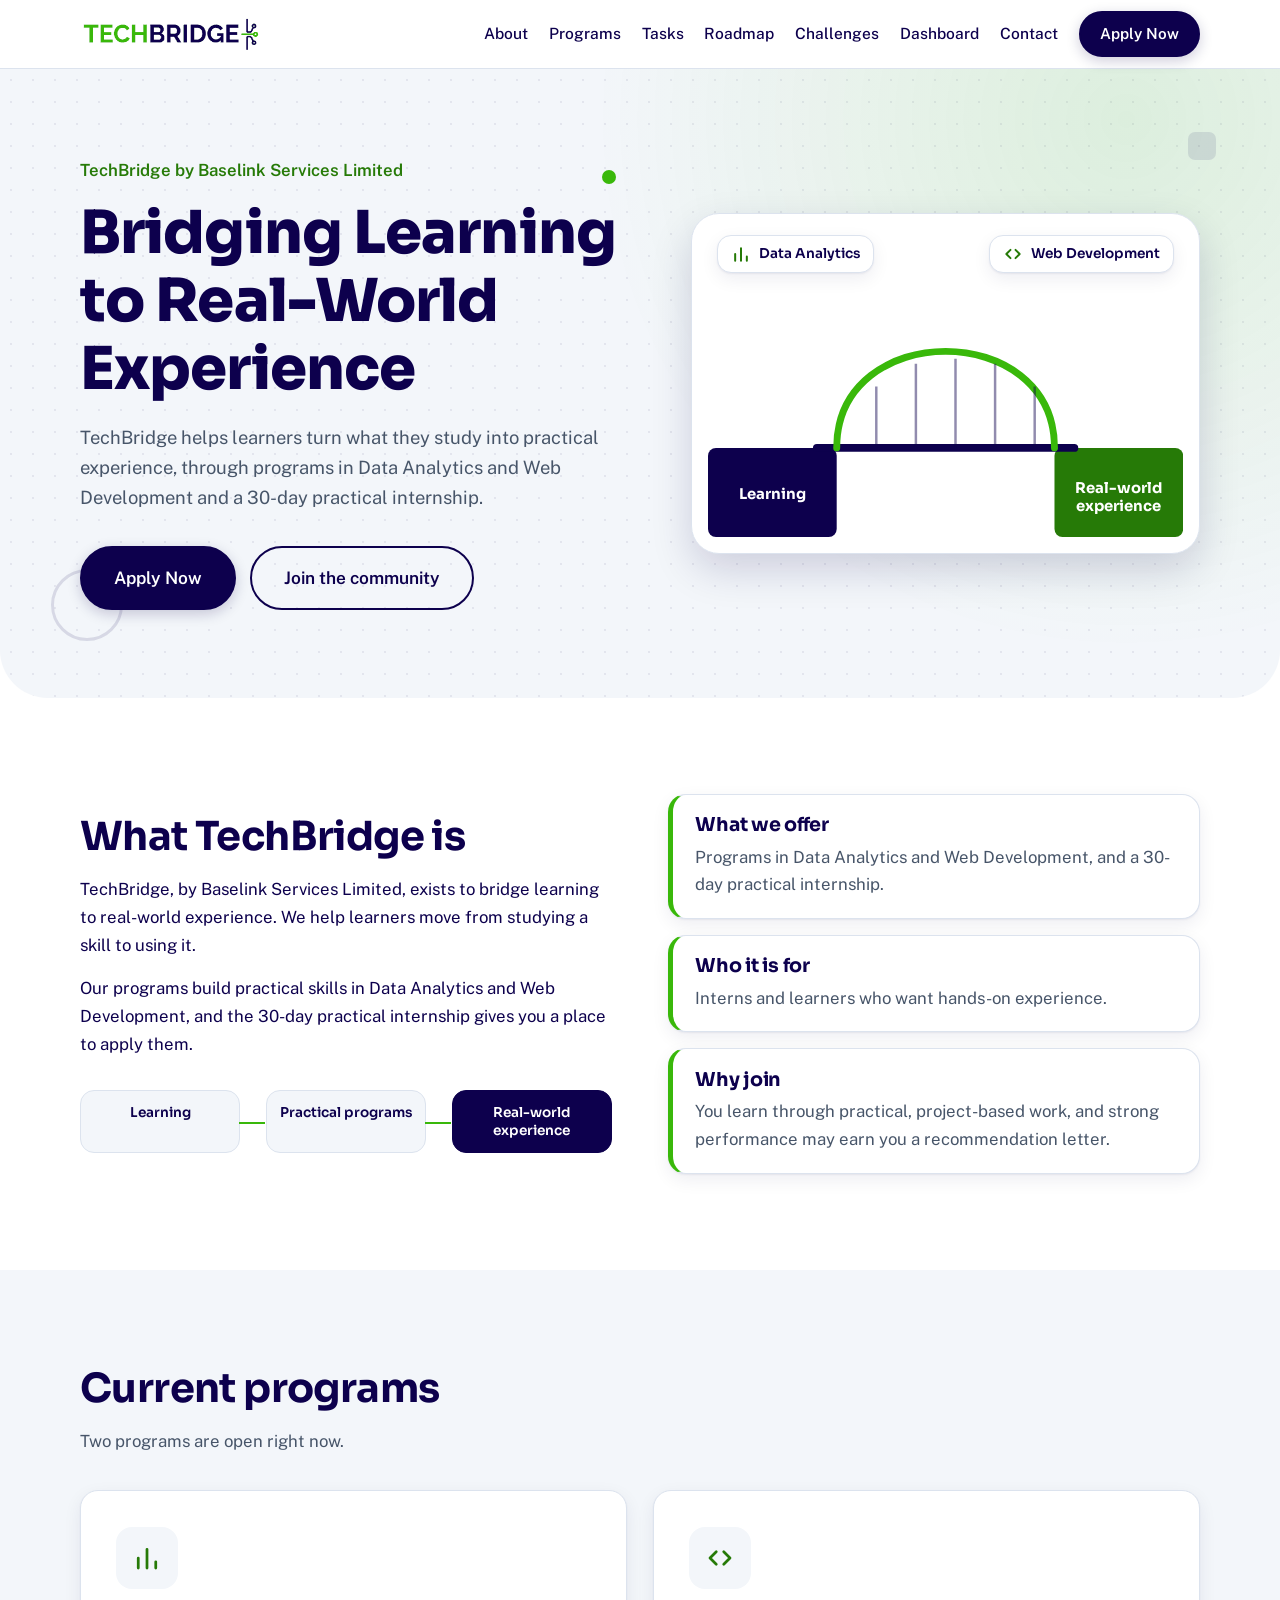
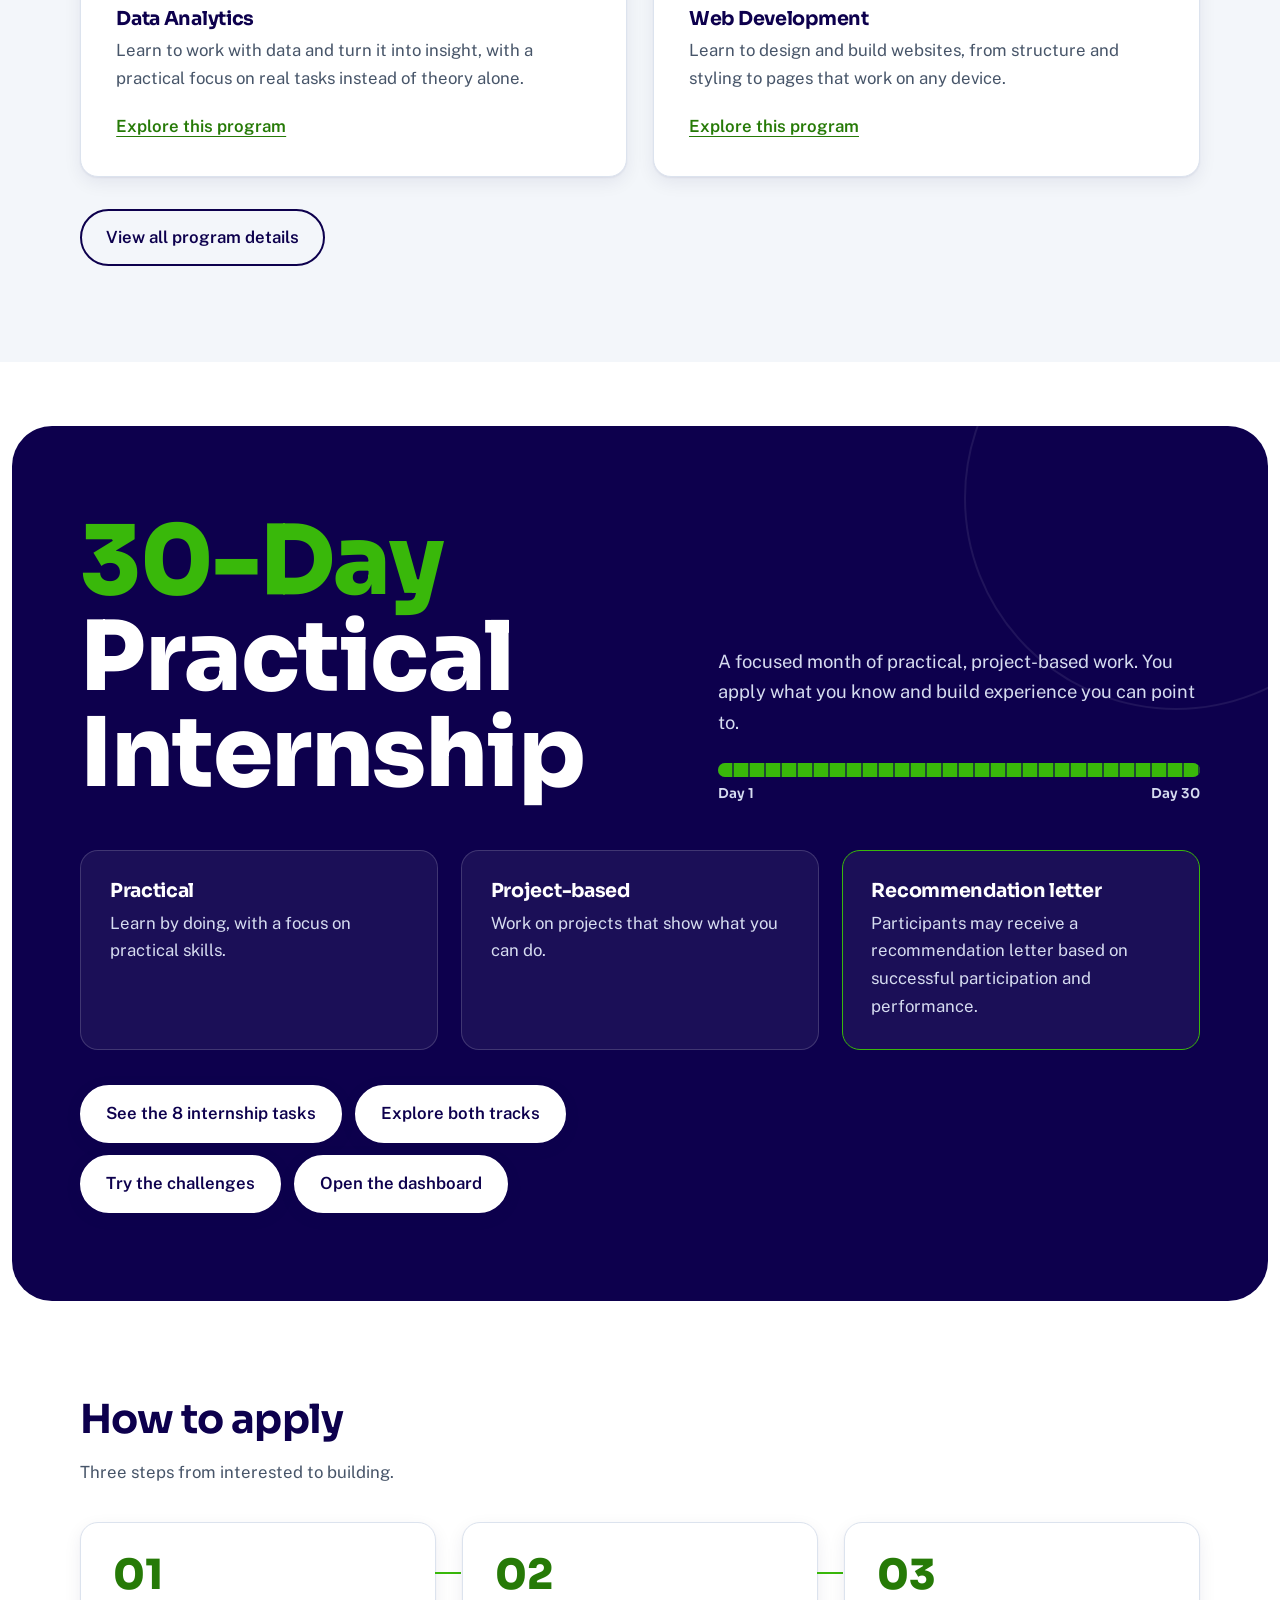
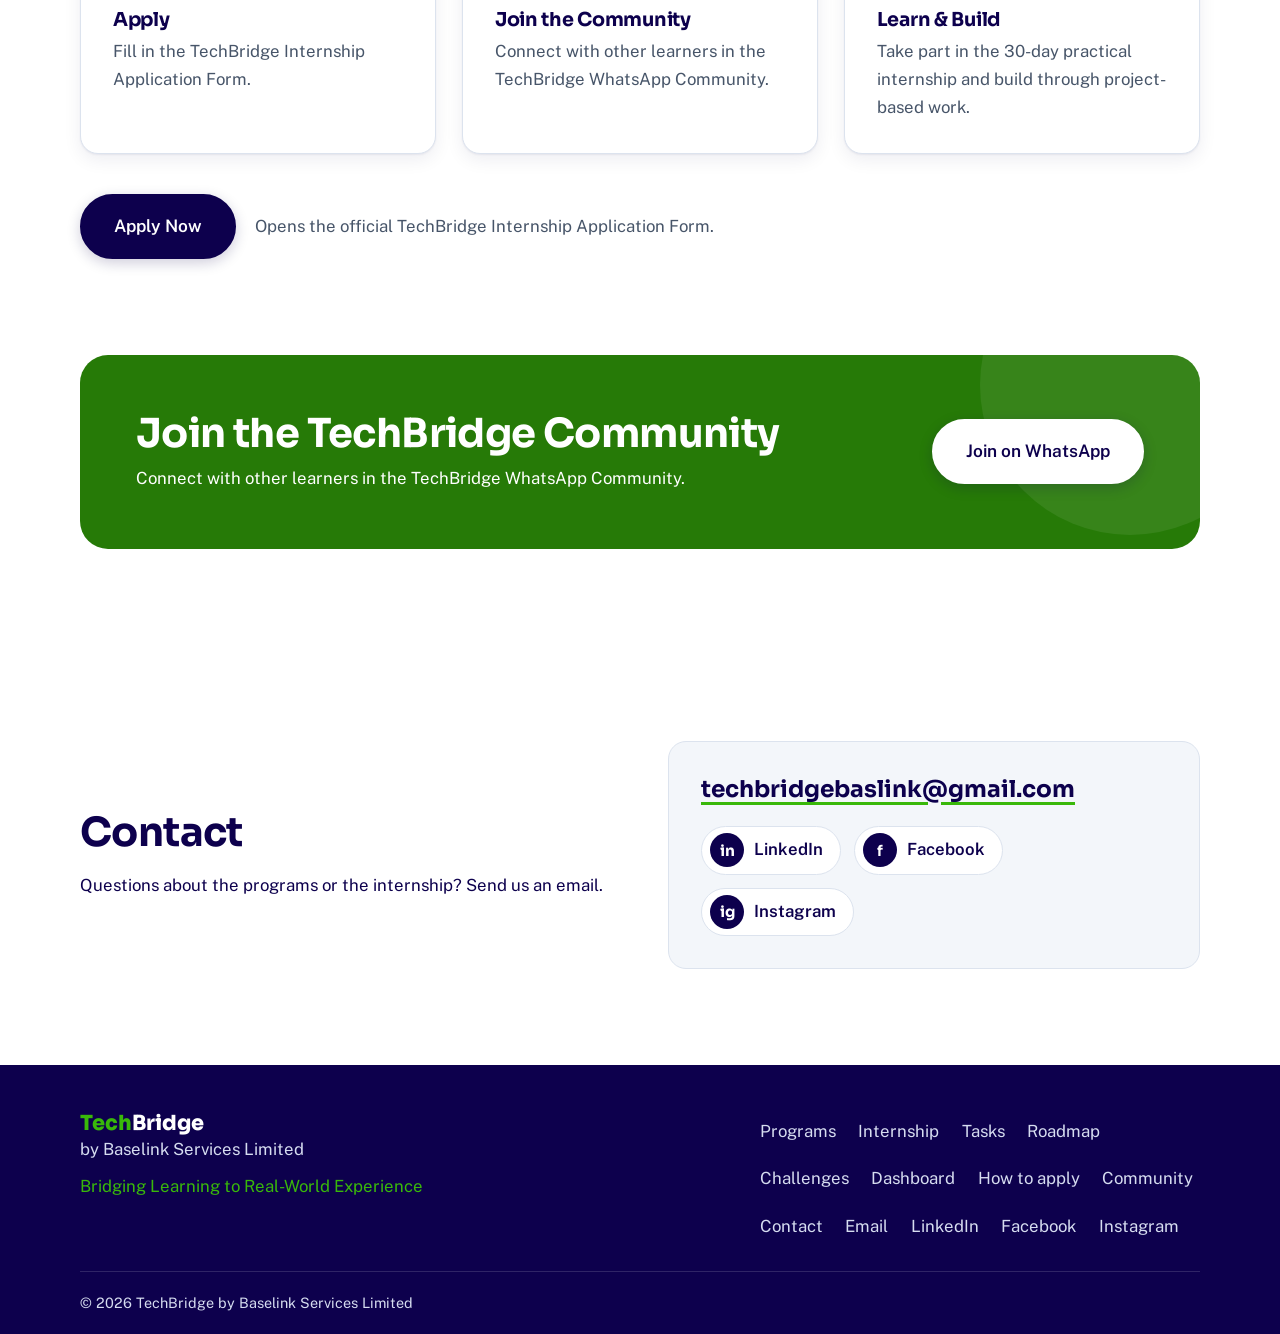
<file: index.html>
<!DOCTYPE html>
<html lang='en'>
<head>
<meta charset='UTF-8'>
<meta name='viewport' content='width=device-width, initial-scale=1'>
<meta name='theme-color' content='#0D004D'>
<title>TechBridge | Bridging Learning to Real-World Experience</title>
<meta name='description' content='TechBridge by Baselink Services Limited offers practical programs in Data Analytics and Web Development, plus a 30-day practical internship.'>
<link rel='icon' href='images/favicon.png' type='image/png'>
<link rel='preconnect' href='https://fonts.googleapis.com'>
<link rel='preconnect' href='https://fonts.gstatic.com' crossorigin>
<link href='https://fonts.googleapis.com/css2?family=Sora:wght@500;700;800&family=Public+Sans:wght@400;500;600&display=swap' rel='stylesheet'>
<link rel='stylesheet' href='style.css'>
</head>
<body>
<a class='skip' href='#main'>Skip to content</a>

<header class='site-header'>
  <div class='wrap bar'>
    <a class='brand' href='#top' aria-label='TechBridge home'><img src='images/techbridge-logo.png' alt='TechBridge' width='326' height='68'></a>
    <input type='checkbox' id='menu-toggle' class='menu-toggle'>
    <label for='menu-toggle' class='menu-btn' aria-label='Toggle menu'><span></span></label>
    <nav class='nav' aria-label='Main'>
      <a href='#about'>About</a>
      <a href='programs.html'>Programs</a>
      <a href='tasks.html'>Tasks</a>
      <a href='roadmap.html'>Roadmap</a>
      <a href='challenges.html'>Challenges</a>
      <a href='dashboard.html'>Dashboard</a>
      <a href='#contact'>Contact</a>
      <a class='btn btn-sm' href='https://forms.gle/8EbdSy5ttGfLZfjv5' target='_blank' rel='noopener'>Apply Now</a>
    </nav>
  </div>
</header>

<main id='main'>

<section class='hero' id='top'>
  <span class='shape s1' aria-hidden='true'></span>
  <span class='shape s2' aria-hidden='true'></span>
  <span class='shape s3' aria-hidden='true'></span>
  <div class='wrap hero-grid'>
    <div class='hero-copy'>
      <p class='org a1'>TechBridge by Baselink Services Limited</p>
      <h1 class='a1'>Bridging Learning to Real-World Experience</h1>
      <p class='lead a2'>TechBridge helps learners turn what they study into practical experience, through programs in Data Analytics and Web Development and a 30-day practical internship.</p>
      <div class='actions a3'>
        <a class='btn btn-lg' href='https://forms.gle/8EbdSy5ttGfLZfjv5' target='_blank' rel='noopener'>Apply Now</a>
        <a class='btn btn-ghost btn-lg' href='https://chat.whatsapp.com/FqpBvYS4oaK32cXDxc8JIS' target='_blank' rel='noopener'>Join the community</a>
      </div>
    </div>
    <div class='visual a4'>
      <div class='panel'>
        <svg viewBox='0 0 480 300' role='img' aria-label='Illustration of a bridge connecting Learning to Real-world experience'>
          <rect x='0' y='210' width='130' height='90' rx='8' class='bank-a'/>
          <rect x='350' y='210' width='130' height='90' rx='8' class='bank-b'/>
          <path class='deck' d='M110 210H370'/>
          <path class='arch' d='M130 210C130 80 350 80 350 210'/>
          <g class='ropes'><path d='M170 210v-62M210 210v-85M250 210v-90M290 210v-85M330 210v-62'/></g>
          <text x='65' y='262' text-anchor='middle'>Learning</text>
          <text x='415' y='256' text-anchor='middle'>Real-world</text>
          <text x='415' y='274' text-anchor='middle'>experience</text>
        </svg>
        <div class='chip c1'><svg viewBox='0 0 24 24' aria-hidden='true'><path d='M5 20V12M12 20V5M19 20v-5'/></svg>Data Analytics</div>
        <div class='chip c2'><svg viewBox='0 0 24 24' aria-hidden='true'><path d='M9 7l-5 5 5 5M15 7l5 5-5 5'/></svg>Web Development</div>
      </div>
    </div>
  </div>
</section>

<section class='section' id='about'>
  <div class='wrap split'>
    <div class='rv-l'>
      <h2>What TechBridge is</h2>
      <p>TechBridge, by Baselink Services Limited, exists to bridge learning to real-world experience. We help learners move from studying a skill to using it.</p>
      <p class='gap'>Our programs build practical skills in Data Analytics and Web Development, and the 30-day practical internship gives you a place to apply them.</p>
      <ol class='path' aria-label='From learning to real-world experience'>
        <li>Learning</li>
        <li>Practical programs</li>
        <li>Real-world experience</li>
      </ol>
    </div>
    <ul class='facts'>
      <li class='rv-r' style='--i:0'><h3>What we offer</h3><p>Programs in Data Analytics and Web Development, and a 30-day practical internship.</p></li>
      <li class='rv-r' style='--i:1'><h3>Who it is for</h3><p>Interns and learners who want hands-on experience.</p></li>
      <li class='rv-r' style='--i:2'><h3>Why join</h3><p>You learn through practical, project-based work, and strong performance may earn you a recommendation letter.</p></li>
    </ul>
  </div>
</section>

<section class='section tint' id='programs'>
  <div class='wrap'>
    <h2 class='rv'>Current programs</h2>
    <p class='sub rv'>Two programs are open right now.</p>
    <div class='cards'>
      <article class='card rv' style='--i:0'>
        <div class='ico-wrap'><svg viewBox='0 0 24 24' aria-hidden='true'><path d='M5 20V12M12 20V5M19 20v-5'/></svg></div>
        <h3>Data Analytics</h3>
        <p>Learn to work with data and turn it into insight, with a practical focus on real tasks instead of theory alone.</p>
        <a class='link' href='programs.html#data-analytics'>Explore this program</a>
      </article>
      <article class='card rv' style='--i:1'>
        <div class='ico-wrap'><svg viewBox='0 0 24 24' aria-hidden='true'><path d='M9 7l-5 5 5 5M15 7l5 5-5 5'/></svg></div>
        <h3>Web Development</h3>
        <p>Learn to design and build websites, from structure and styling to pages that work on any device.</p>
        <a class='link' href='programs.html#web-development'>Explore this program</a>
      </article>
    </div>
    <p class='rv' style='margin-top:2rem'><a class='btn btn-ghost' href='programs.html'>View all program details</a></p>
  </div>
</section>

<section class='internship' id='internship'>
  <div class='wrap'>
    <div class='int-top'>
      <h2 class='big'><span class='n rv-l' style='--i:0'>30-Day</span><span class='rv-l' style='--i:1'>Practical</span><span class='rv-l' style='--i:2'>Internship</span></h2>
      <div class='rv'>
        <p class='lead'>A focused month of practical, project-based work. You apply what you know and build experience you can point to.</p>
        <div class='track'>
          <div class='bar30' aria-hidden='true'><i></i></div>
          <div class='days'><span>Day 1</span><span>Day 30</span></div>
        </div>
      </div>
    </div>
    <ul class='feat'>
      <li class='rv' style='--i:0'><h3>Practical</h3><p>Learn by doing, with a focus on practical skills.</p></li>
      <li class='rv' style='--i:1'><h3>Project-based</h3><p>Work on projects that show what you can do.</p></li>
      <li class='rv hl' style='--i:2'><h3>Recommendation letter</h3><p>Participants may receive a recommendation letter based on successful participation and performance.</p></li>
    </ul>
    <p class='rv' style='margin-top:2.2rem;display:flex;flex-wrap:wrap;gap:.8rem'><a class='btn btn-light' href='tasks.html'>See the 8 internship tasks</a><a class='btn btn-light' href='roadmap.html'>Explore both tracks</a><a class='btn btn-light' href='challenges.html'>Try the challenges</a><a class='btn btn-light' href='dashboard.html'>Open the dashboard</a></p>
  </div>
</section>

<section class='section' id='apply'>
  <div class='wrap'>
    <h2 class='rv'>How to apply</h2>
    <p class='sub rv'>Three steps from interested to building.</p>
    <ol class='steps'>
      <li class='step rv' style='--i:0'><span class='num'>01</span><h3>Apply</h3><p>Fill in the TechBridge Internship Application Form.</p></li>
      <li class='step rv' style='--i:2'><span class='num'>02</span><h3>Join the Community</h3><p>Connect with other learners in the TechBridge WhatsApp Community.</p></li>
      <li class='step rv' style='--i:4'><span class='num'>03</span><h3>Learn &amp; Build</h3><p>Take part in the 30-day practical internship and build through project-based work.</p></li>
    </ol>
    <div class='apply-cta rv'>
      <a class='btn btn-lg' href='https://forms.gle/8EbdSy5ttGfLZfjv5' target='_blank' rel='noopener'>Apply Now</a>
      <p>Opens the official TechBridge Internship Application Form.</p>
    </div>
  </div>
</section>

<section class='community-wrap' id='community'>
  <div class='wrap'>
    <div class='community rv'>
      <div>
        <h2>Join the TechBridge Community</h2>
        <p>Connect with other learners in the TechBridge WhatsApp Community.</p>
      </div>
      <a class='btn btn-light btn-lg' href='https://chat.whatsapp.com/FqpBvYS4oaK32cXDxc8JIS' target='_blank' rel='noopener'>Join on WhatsApp</a>
    </div>
  </div>
</section>

<section class='section' id='contact'>
  <div class='wrap split'>
    <div class='rv-l'>
      <h2>Contact</h2>
      <p>Questions about the programs or the internship? Send us an email.</p>
    </div>
    <div class='contact-card rv-r'>
      <p class='mail'><a href='mailto:techbridgebaslink@gmail.com'>techbridgebaslink@gmail.com</a></p>
      <div class='socials'>
        <a class='soc' href='https://www.linkedin.com/company/techbridge-services/' target='_blank' rel='noopener'><span class='soc-ico' aria-hidden='true'>in</span>LinkedIn</a>
        <a class='soc' href='https://www.facebook.com/p/Baselink-Services-100066771475783/' target='_blank' rel='noopener'><span class='soc-ico' aria-hidden='true'>f</span>Facebook</a>
        <a class='soc' href='https://www.instagram.com/techbridgeserves' target='_blank' rel='noopener'><span class='soc-ico' aria-hidden='true'>ig</span>Instagram</a>
      </div>
    </div>
  </div>
</section>

</main>

<footer class='site-footer'>
  <div class='wrap foot'>
    <div>
      <p class='brand-foot'><span>Tech</span>Bridge</p>
      <p>by Baselink Services Limited</p>
      <p class='tag'>Bridging Learning to Real-World Experience</p>
    </div>
    <nav aria-label='Footer'>
      <a href='programs.html'>Programs</a>
      <a href='#internship'>Internship</a>
      <a href='tasks.html'>Tasks</a>
      <a href='roadmap.html'>Roadmap</a>
      <a href='challenges.html'>Challenges</a>
      <a href='dashboard.html'>Dashboard</a>
      <a href='#apply'>How to apply</a>
      <a href='#community'>Community</a>
      <a href='#contact'>Contact</a>
      <a href='mailto:techbridgebaslink@gmail.com'>Email</a>
      <a href='https://www.linkedin.com/company/techbridge-services/' target='_blank' rel='noopener'>LinkedIn</a>
      <a href='https://www.facebook.com/p/Baselink-Services-100066771475783/' target='_blank' rel='noopener'>Facebook</a>
      <a href='https://www.instagram.com/techbridgeserves' target='_blank' rel='noopener'>Instagram</a>
    </nav>
  </div>
  <div class='wrap copy'>&copy; 2026 TechBridge by Baselink Services Limited</div>
</footer>

</body>
</html>
</file>
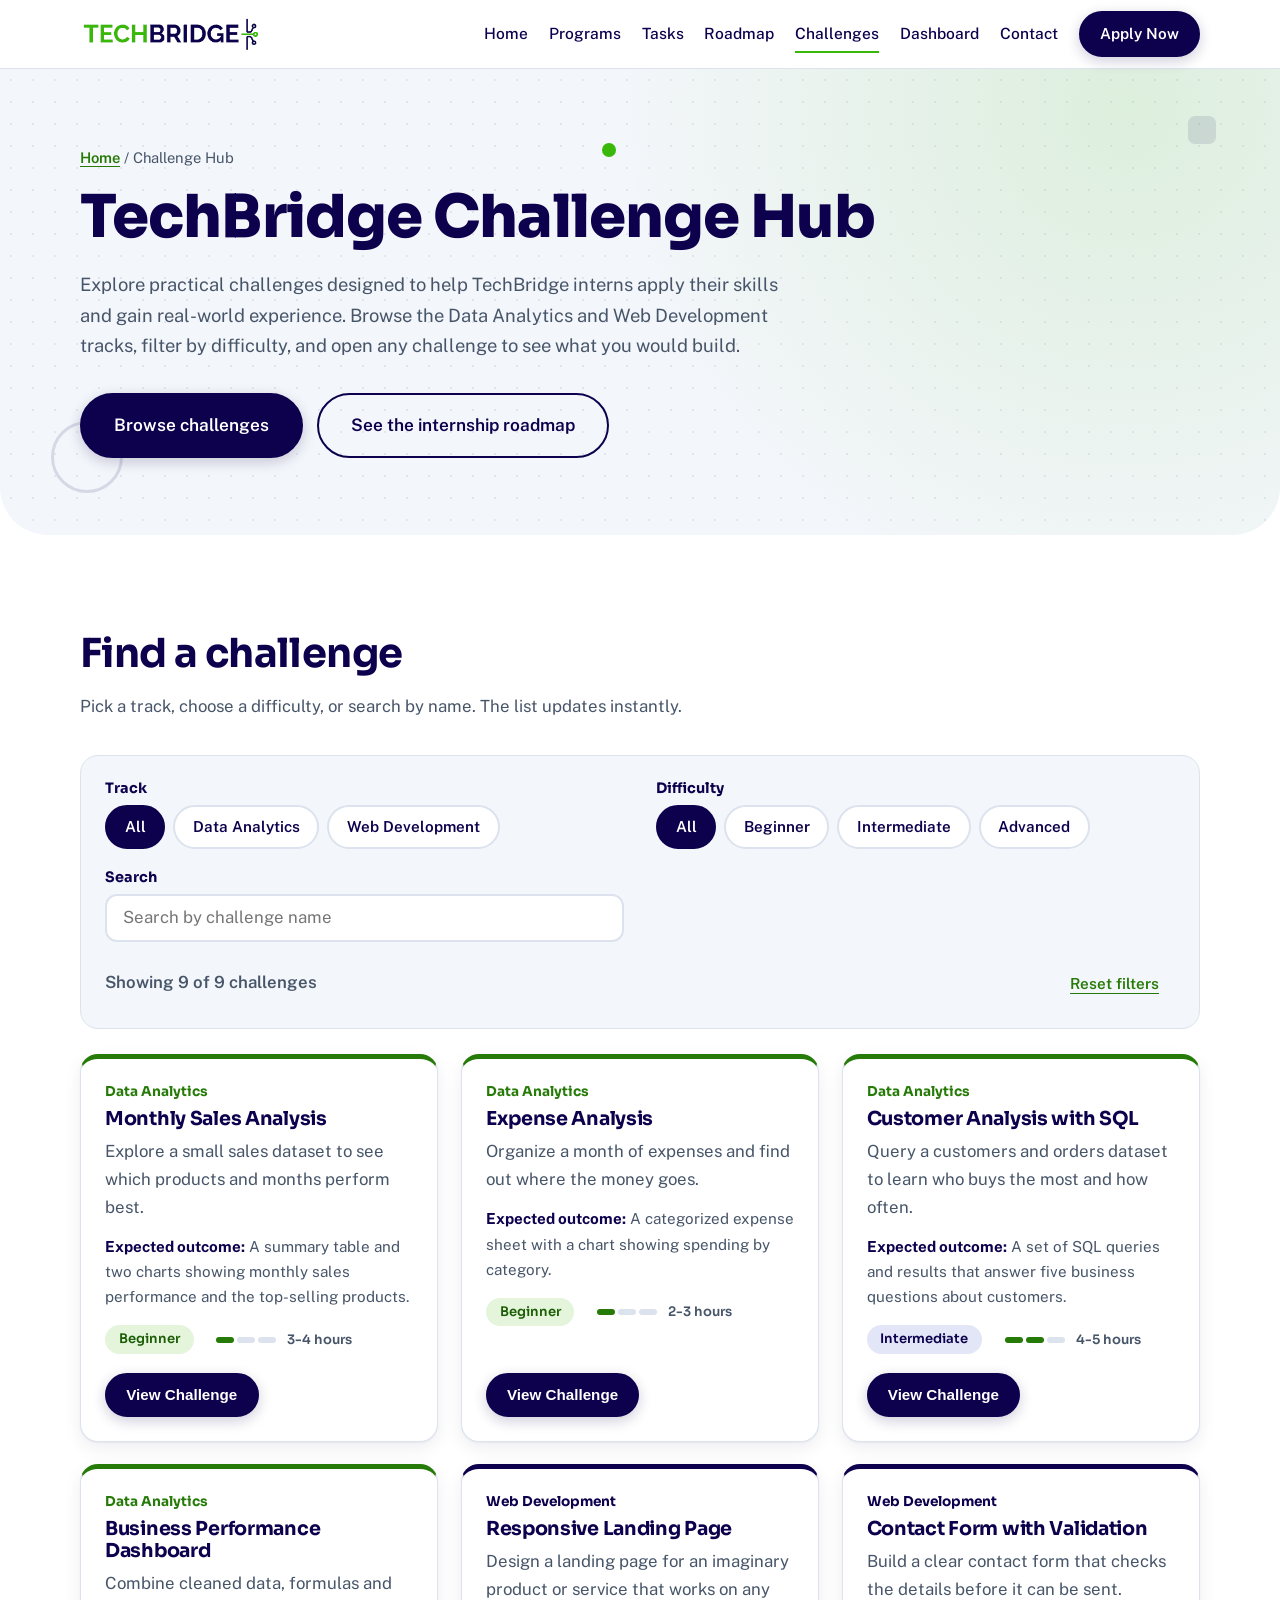
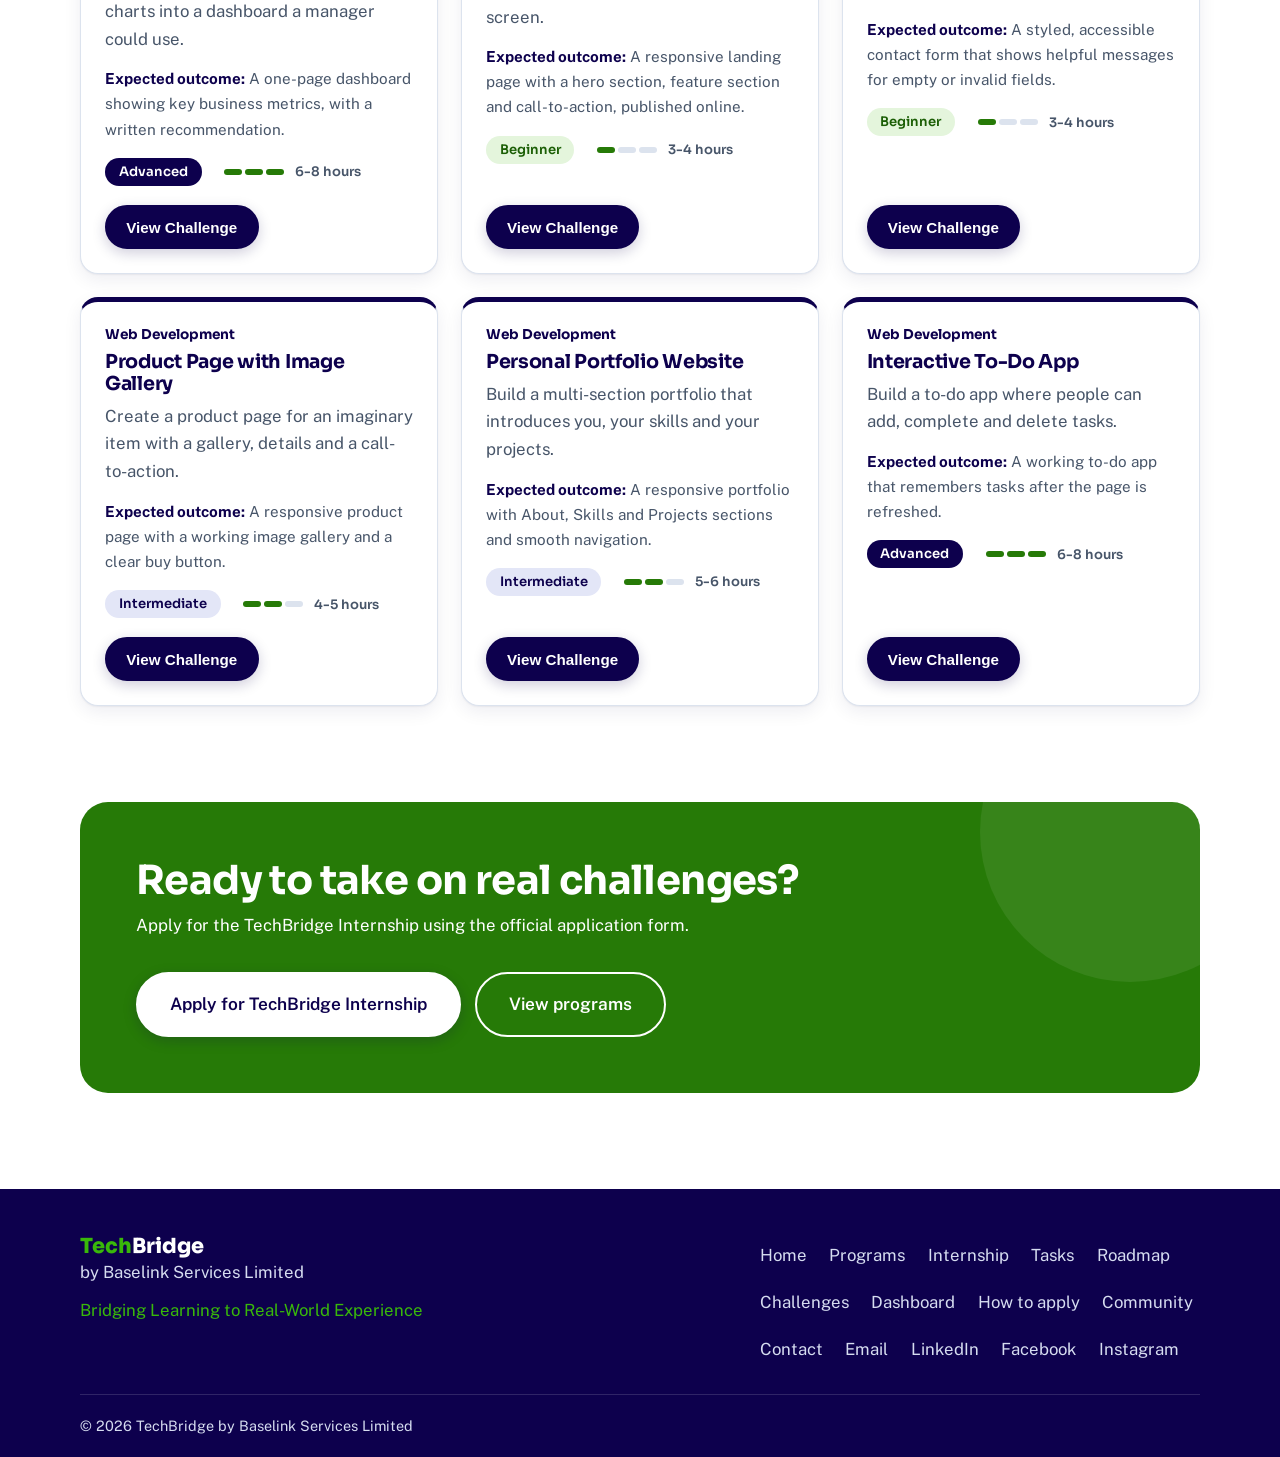
<file: challenges.html>
<!DOCTYPE html>
<html lang='en'>
<head>
<meta charset='UTF-8'>
<meta name='viewport' content='width=device-width, initial-scale=1'>
<meta name='theme-color' content='#0D004D'>
<title>Challenge Hub | TechBridge</title>
<meta name='description' content='Explore practical Data Analytics and Web Development challenges from TechBridge. Filter by track or difficulty and open any challenge for the full details.'>
<link rel='icon' href='images/favicon.png' type='image/png'>
<link rel='preconnect' href='https://fonts.googleapis.com'>
<link rel='preconnect' href='https://fonts.gstatic.com' crossorigin>
<link href='https://fonts.googleapis.com/css2?family=Sora:wght@500;700;800&family=Public+Sans:wght@400;500;600&display=swap' rel='stylesheet'>
<link rel='stylesheet' href='style.css'>
<link rel='stylesheet' href='programs.css'>
<link rel='stylesheet' href='tasks.css'>
<link rel='stylesheet' href='challenges.css'>
</head>
<body>
<a class='skip' href='#main'>Skip to content</a>

<header class='site-header'>
  <div class='wrap bar'>
    <a class='brand' href='index.html' aria-label='TechBridge home'><img src='images/techbridge-logo.png' alt='TechBridge' width='326' height='68'></a>
    <input type='checkbox' id='menu-toggle' class='menu-toggle'>
    <label for='menu-toggle' class='menu-btn' aria-label='Toggle menu'><span></span></label>
    <nav class='nav' aria-label='Main'>
      <a href='index.html'>Home</a>
      <a href='programs.html'>Programs</a>
      <a href='tasks.html'>Tasks</a>
      <a href='roadmap.html'>Roadmap</a>
      <a href='challenges.html' aria-current='page'>Challenges</a>
      <a href='dashboard.html'>Dashboard</a>
      <a href='index.html#contact'>Contact</a>
      <a class='btn btn-sm' href='https://forms.gle/8EbdSy5ttGfLZfjv5' target='_blank' rel='noopener'>Apply Now</a>
    </nav>
  </div>
</header>

<main id='main'>

<section class='hero ph'>
  <span class='shape s1' aria-hidden='true'></span>
  <span class='shape s2' aria-hidden='true'></span>
  <span class='shape s3' aria-hidden='true'></span>
  <div class='wrap hero-copy'>
    <p class='crumb a1'><a href='index.html'>Home</a> / Challenge Hub</p>
    <h1 class='a1'>TechBridge Challenge Hub</h1>
    <p class='lead a2'>Explore practical challenges designed to help TechBridge interns apply their skills and gain real-world experience. Browse the Data Analytics and Web Development tracks, filter by difficulty, and open any challenge to see what you would build.</p>
    <div class='actions a3'>
      <a class='btn btn-lg' href='#hub'>Browse challenges</a>
      <a class='btn btn-ghost btn-lg' href='roadmap.html'>See the internship roadmap</a>
    </div>
  </div>
</section>

<section class='section' id='hub'>
  <div class='wrap'>
    <h2>Find a challenge</h2>
    <p class='sub'>Pick a track, choose a difficulty, or search by name. The list updates instantly.</p>

    <div class='controls'>
      <div class='ctl'>
        <p class='ctl-l' id='lbl-track'>Track</p>
        <div class='fgroup' id='track-filters' role='group' aria-labelledby='lbl-track'>
          <button type='button' class='fbtn' data-filter='all' aria-pressed='true'>All</button>
          <button type='button' class='fbtn' data-filter='Data Analytics' aria-pressed='false'>Data Analytics</button>
          <button type='button' class='fbtn' data-filter='Web Development' aria-pressed='false'>Web Development</button>
        </div>
      </div>
      <div class='ctl'>
        <p class='ctl-l' id='lbl-diff'>Difficulty</p>
        <div class='fgroup' id='difficulty-filters' role='group' aria-labelledby='lbl-diff'>
          <button type='button' class='fbtn' data-filter='all' aria-pressed='true'>All</button>
          <button type='button' class='fbtn' data-filter='Beginner' aria-pressed='false'>Beginner</button>
          <button type='button' class='fbtn' data-filter='Intermediate' aria-pressed='false'>Intermediate</button>
          <button type='button' class='fbtn' data-filter='Advanced' aria-pressed='false'>Advanced</button>
        </div>
      </div>
      <div class='ctl'>
        <label class='ctl-l' for='search'>Search</label>
        <input type='search' id='search' placeholder='Search by challenge name' autocomplete='off'>
      </div>
      <div class='ctl-foot'>
        <p id='count' aria-live='polite'></p>
        <button type='button' class='reset'>Reset filters</button>
      </div>
    </div>

    <noscript><p class='noscript'>The Challenge Hub needs JavaScript to list and filter the challenges.</p></noscript>
    <div class='grid' id='grid'></div>

    <div class='empty' id='empty' hidden>
      <h3>No challenges found</h3>
      <p>Try a different track, difficulty or search word.</p>
      <button type='button' class='btn reset'>Reset filters</button>
    </div>
  </div>
</section>

<section class='community-wrap'>
  <div class='wrap'>
    <div class='community'>
      <div>
        <h2>Ready to take on real challenges?</h2>
        <p>Apply for the TechBridge Internship using the official application form.</p>
      </div>
      <div class='cta-pair'>
        <a class='btn btn-light btn-lg' href='https://forms.gle/8EbdSy5ttGfLZfjv5' target='_blank' rel='noopener'>Apply for TechBridge Internship</a>
        <a class='btn btn-outline-light btn-lg' href='programs.html'>View programs</a>
      </div>
    </div>
  </div>
</section>

</main>

<footer class='site-footer'>
  <div class='wrap foot'>
    <div>
      <p class='brand-foot'><span>Tech</span>Bridge</p>
      <p>by Baselink Services Limited</p>
      <p class='tag'>Bridging Learning to Real-World Experience</p>
    </div>
    <nav aria-label='Footer'>
      <a href='index.html'>Home</a>
      <a href='programs.html'>Programs</a>
      <a href='index.html#internship'>Internship</a>
      <a href='tasks.html'>Tasks</a>
      <a href='roadmap.html'>Roadmap</a>
      <a href='challenges.html'>Challenges</a>
      <a href='dashboard.html'>Dashboard</a>
      <a href='index.html#apply'>How to apply</a>
      <a href='index.html#community'>Community</a>
      <a href='index.html#contact'>Contact</a>
      <a href='mailto:techbridgebaslink@gmail.com'>Email</a>
      <a href='https://www.linkedin.com/company/techbridge-services/' target='_blank' rel='noopener'>LinkedIn</a>
      <a href='https://www.facebook.com/p/Baselink-Services-100066771475783/' target='_blank' rel='noopener'>Facebook</a>
      <a href='https://www.instagram.com/techbridgeserves' target='_blank' rel='noopener'>Instagram</a>
    </nav>
  </div>
  <div class='wrap copy'>&copy; 2026 TechBridge by Baselink Services Limited</div>
</footer>

<dialog id='detail' aria-labelledby='d-title'>
  <div class='d-head'>
    <div>
      <p class='d-track' id='d-track'></p>
      <h2 id='d-title'></h2>
    </div>
    <button type='button' class='d-close' id='d-close' aria-label='Close challenge details'>&times;</button>
  </div>
  <div class='d-body' id='d-body'></div>
</dialog>

<script src='challenges.js'></script>
</body>
</html>
</file>
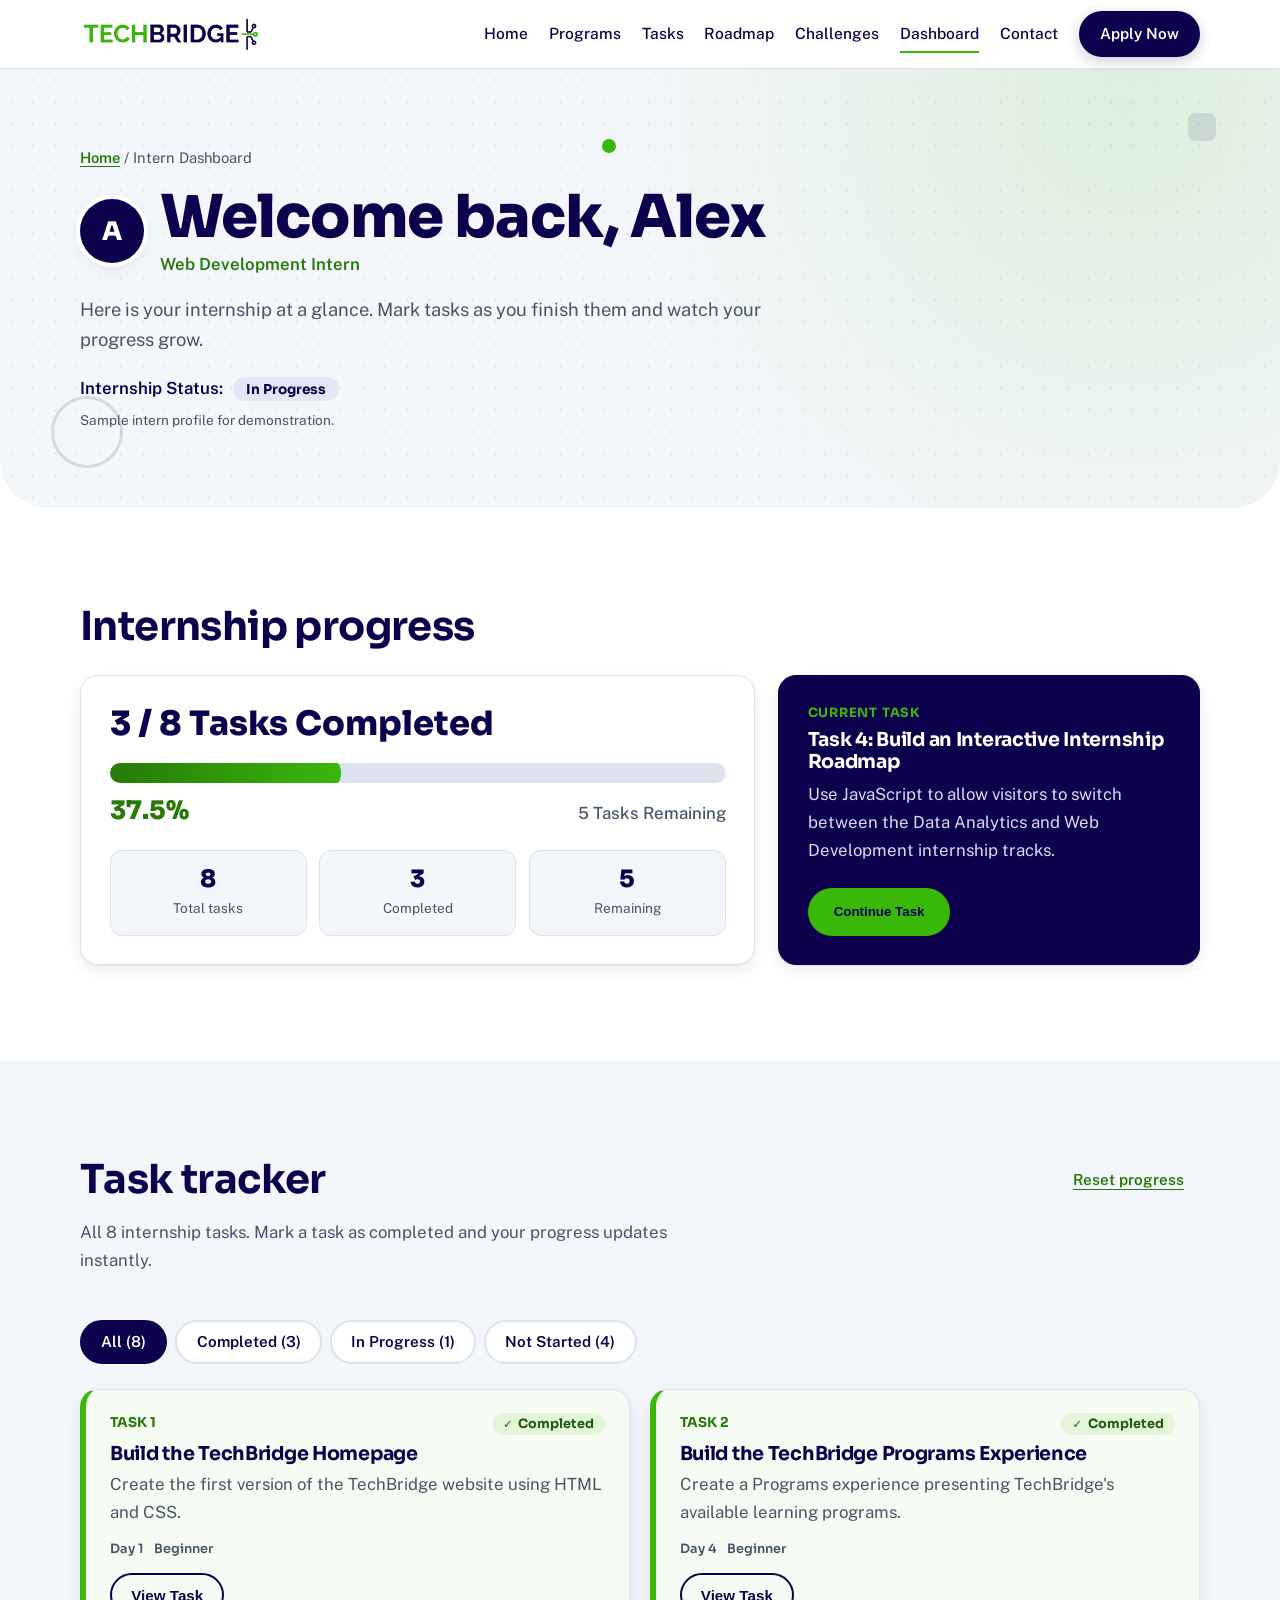
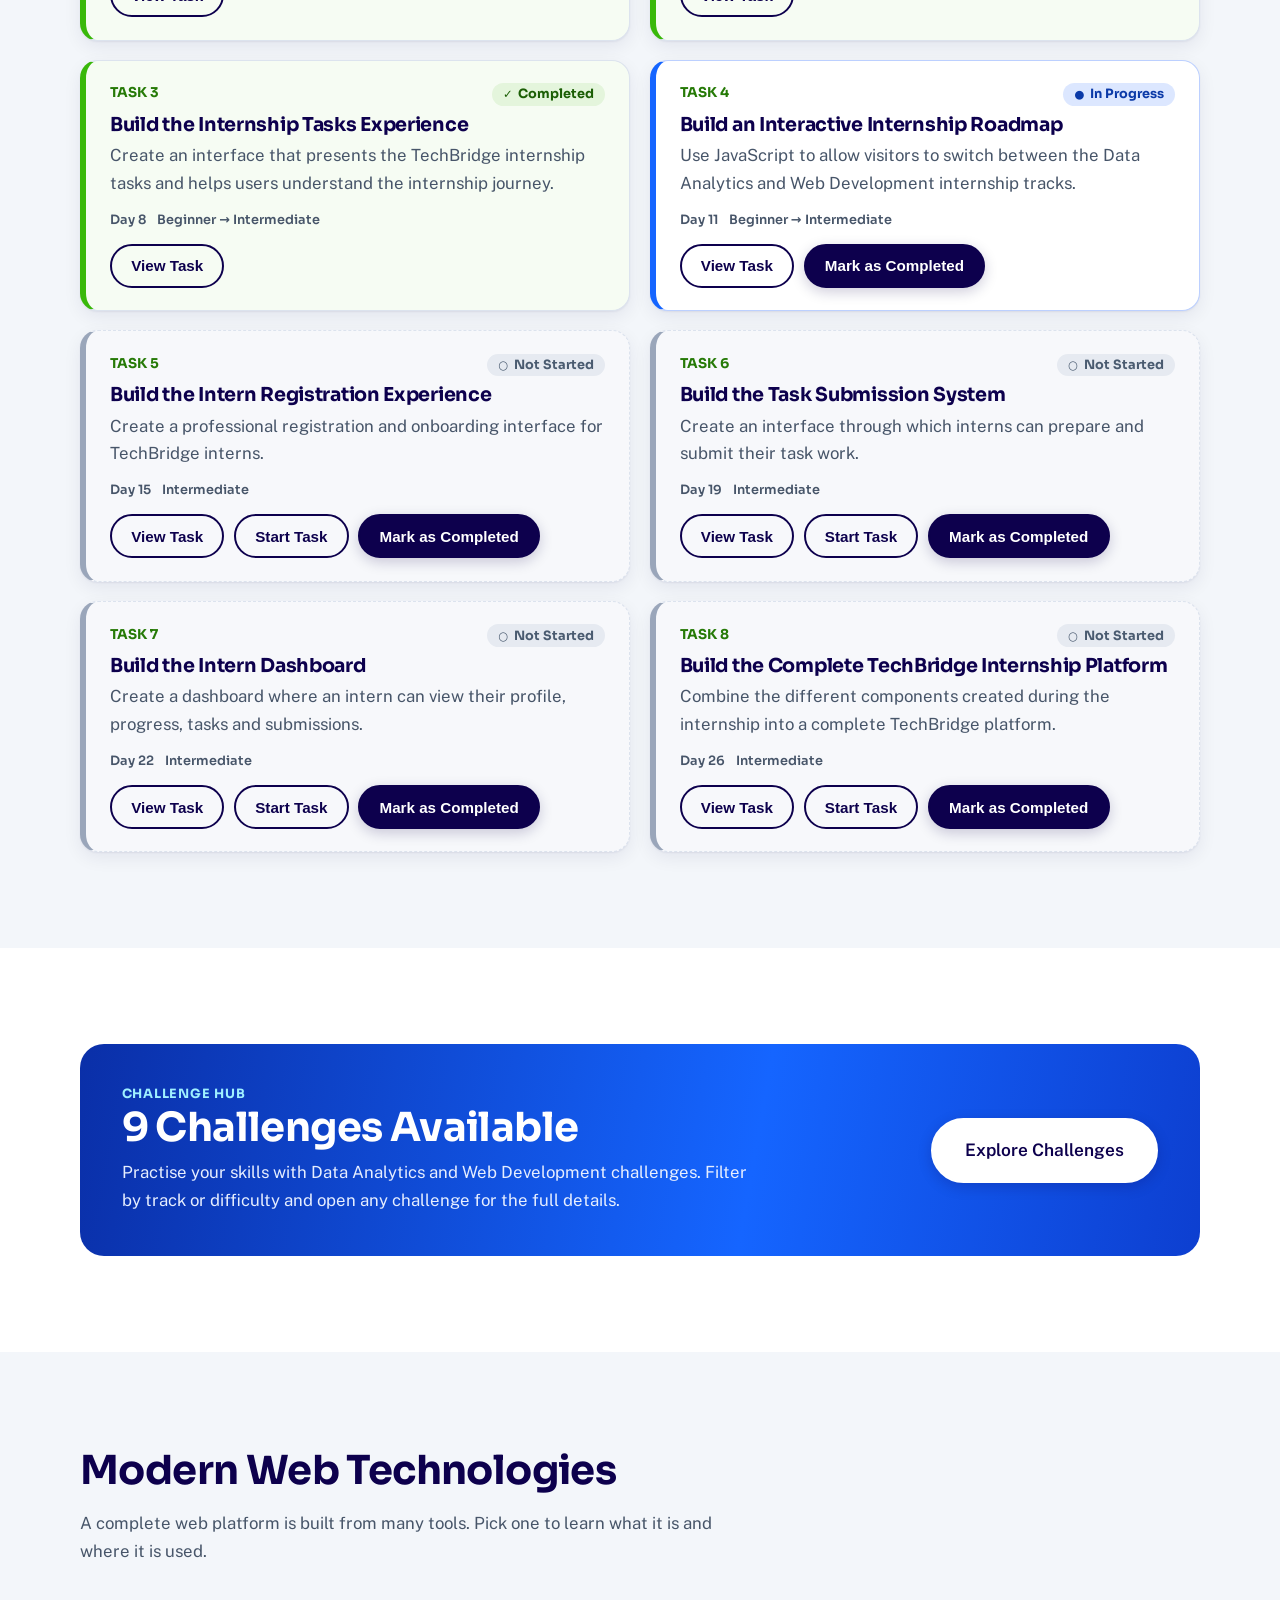
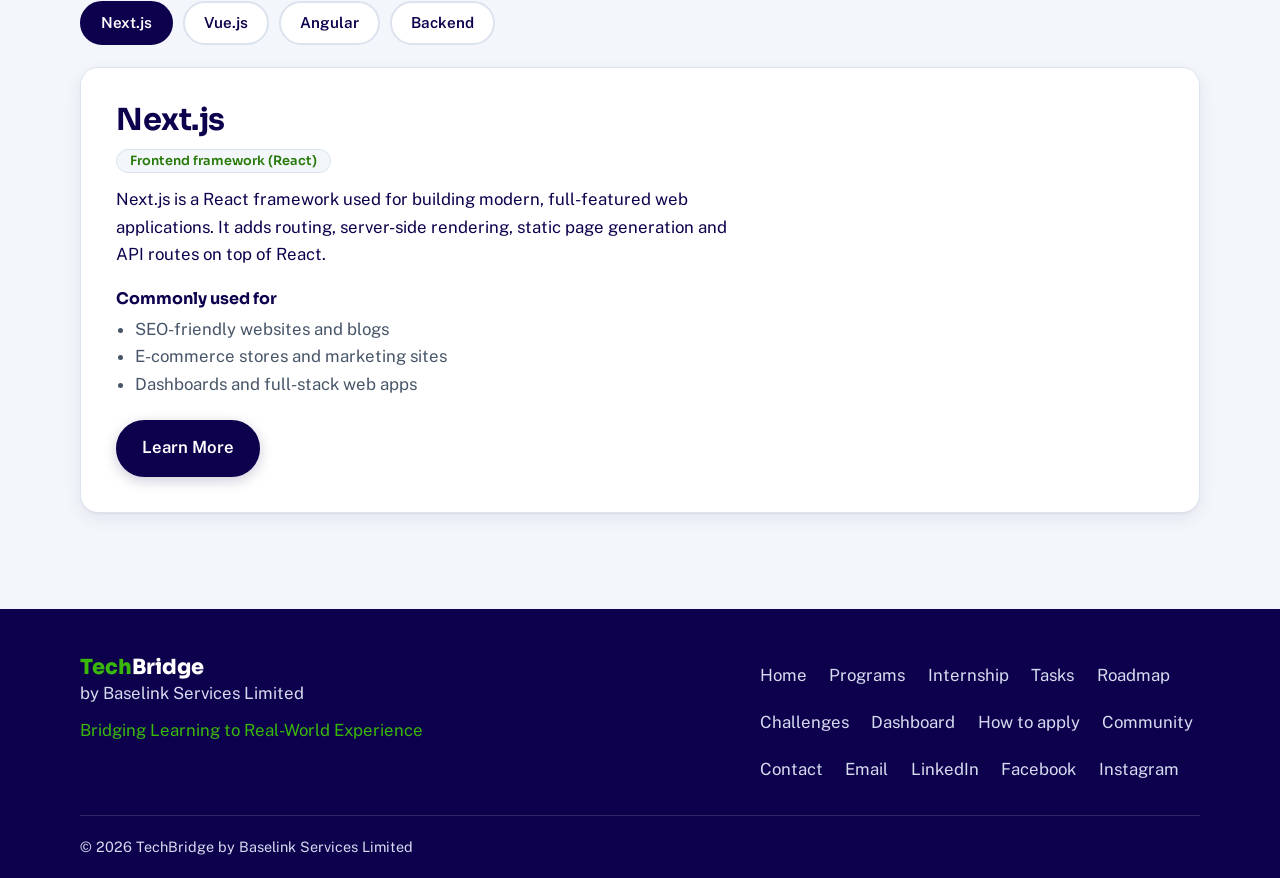
<file: dashboard.html>
<!DOCTYPE html>
<html lang='en'>
<head>
<meta charset='UTF-8'>
<meta name='viewport' content='width=device-width, initial-scale=1'>
<meta name='theme-color' content='#0D004D'>
<title>Intern Dashboard | TechBridge</title>
<meta name='description' content='The TechBridge intern dashboard: track your 8 internship tasks, see your progress, explore the Challenge Hub and learn about modern web technologies.'>
<link rel='icon' href='images/favicon.png' type='image/png'>
<link rel='preconnect' href='https://fonts.googleapis.com'>
<link rel='preconnect' href='https://fonts.gstatic.com' crossorigin>
<link href='https://fonts.googleapis.com/css2?family=Sora:wght@500;700;800&family=Public+Sans:wght@400;500;600&display=swap' rel='stylesheet'>
<link rel='stylesheet' href='style.css'>
<link rel='stylesheet' href='programs.css'>
<link rel='stylesheet' href='tasks.css'>
<link rel='stylesheet' href='dashboard.css'>
</head>
<body>
<a class='skip' href='#main'>Skip to content</a>

<header class='site-header'>
  <div class='wrap bar'>
    <a class='brand' href='index.html' aria-label='TechBridge home'><img src='images/techbridge-logo.png' alt='TechBridge' width='326' height='68'></a>
    <input type='checkbox' id='menu-toggle' class='menu-toggle'>
    <label for='menu-toggle' class='menu-btn' aria-label='Toggle menu'><span></span></label>
    <nav class='nav' aria-label='Main'>
      <a href='index.html'>Home</a>
      <a href='programs.html'>Programs</a>
      <a href='tasks.html'>Tasks</a>
      <a href='roadmap.html'>Roadmap</a>
      <a href='challenges.html'>Challenges</a>
      <a href='dashboard.html' aria-current='page'>Dashboard</a>
      <a href='index.html#contact'>Contact</a>
      <a class='btn btn-sm' href='https://forms.gle/8EbdSy5ttGfLZfjv5' target='_blank' rel='noopener'>Apply Now</a>
    </nav>
  </div>
</header>

<main id='main'>

<section class='hero ph'>
  <span class='shape s1' aria-hidden='true'></span>
  <span class='shape s2' aria-hidden='true'></span>
  <span class='shape s3' aria-hidden='true'></span>
  <div class='wrap hero-copy'>
    <p class='crumb a1'><a href='index.html'>Home</a> / Intern Dashboard</p>
    <div class='welcome a1'>
      <span class='avatar' id='avatar' aria-hidden='true'>A</span>
      <div>
        <h1 id='welcome-title'>Welcome back, Alex</h1>
        <p class='role' id='intern-track'>Web Development Intern</p>
      </div>
    </div>
    <p class='lead a2' id='welcome-msg'>Here is your internship at a glance. Mark tasks as you finish them and watch your progress grow.</p>
    <p class='a3 status-line'>Internship Status: <span class='pill' id='intern-status'>In Progress</span></p>
    <p class='sample a3'>Sample intern profile for demonstration.</p>
  </div>
</section>

<section class='section' id='progress'>
  <div class='wrap'>
    <h2>Internship progress</h2>
    <div class='prog-grid'>
      <div class='pcard'>
        <p class='big-count'><span id='done-count'>3</span> / <span id='total-count'>8</span> Tasks Completed</p>
        <div class='pbar' role='progressbar' id='pbar' aria-label='Overall internship progress' aria-valuemin='0' aria-valuemax='100' aria-valuenow='37.5'><i id='pfill'></i></div>
        <div class='pmeta'><strong id='pct'>37.5%</strong><span><span id='left-count'>5</span> Tasks Remaining</span></div>
        <ul class='mini'>
          <li><b id='s-total'>8</b><span>Total tasks</span></li>
          <li><b id='s-done'>3</b><span>Completed</span></li>
          <li><b id='s-left'>5</b><span>Remaining</span></li>
        </ul>
      </div>
      <div class='pcard current'>
        <p class='kicker'>Current task</p>
        <h3 id='current-title'>Task 4</h3>
        <p id='current-desc'></p>
        <button type='button' class='btn' id='continue-btn'>Continue Task</button>
      </div>
    </div>
    <p class='celebrate' id='celebrate' hidden>All 8 tasks completed. Excellent work, the internship is complete!</p>
  </div>
</section>

<section class='section tint' id='tracker'>
  <div class='wrap'>
    <div class='tk-head'>
      <div><h2>Task tracker</h2><p class='sub'>All 8 internship tasks. Mark a task as completed and your progress updates instantly.</p></div>
      <button type='button' class='reset' id='reset-btn'>Reset progress</button>
    </div>
    <div class='fgroup' id='task-filters' role='group' aria-label='Filter tasks by status'>
      <button type='button' class='fbtn' data-filter='All' aria-pressed='true'>All</button>
      <button type='button' class='fbtn' data-filter='Completed' aria-pressed='false'>Completed</button>
      <button type='button' class='fbtn' data-filter='In Progress' aria-pressed='false'>In Progress</button>
      <button type='button' class='fbtn' data-filter='Not Started' aria-pressed='false'>Not Started</button>
    </div>
    <noscript><p class='noscript'>The task tracker needs JavaScript. You can read the full task list on the <a class='link' href='tasks.html'>Tasks page</a>.</p></noscript>
    <ul class='tk-list' id='task-list'></ul>
    <p class='empty' id='task-empty' hidden>No tasks match this filter.</p>
  </div>
</section>

<section class='section' id='challenge-hub'>
  <div class='wrap'>
    <div class='hubcard'>
      <div>
        <p class='kicker'>Challenge Hub</p>
        <h2>9 Challenges Available</h2>
        <p>Practise your skills with Data Analytics and Web Development challenges. Filter by track or difficulty and open any challenge for the full details.</p>
      </div>
      <a class='btn btn-white btn-lg' href='challenges.html'>Explore Challenges</a>
    </div>
  </div>
</section>

<section class='section tint' id='technologies'>
  <div class='wrap'>
    <h2>Modern Web Technologies</h2>
    <p class='sub'>A complete web platform is built from many tools. Pick one to learn what it is and where it is used.</p>
    <div class='tech-tabs' id='tech-tabs' role='group' aria-label='Choose a technology'>
      <button type='button' class='tab' data-tech='nextjs' aria-pressed='true'>Next.js</button>
      <button type='button' class='tab' data-tech='vue' aria-pressed='false'>Vue.js</button>
      <button type='button' class='tab' data-tech='angular' aria-pressed='false'>Angular</button>
      <button type='button' class='tab' data-tech='backend' aria-pressed='false'>Backend</button>
    </div>
    <noscript><p class='noscript'>The technology explorer needs JavaScript.</p></noscript>
    <article class='tech-panel' id='tech-panel' aria-live='polite'></article>
  </div>
</section>

</main>

<footer class='site-footer'>
  <div class='wrap foot'>
    <div>
      <p class='brand-foot'><span>Tech</span>Bridge</p>
      <p>by Baselink Services Limited</p>
      <p class='tag'>Bridging Learning to Real-World Experience</p>
    </div>
    <nav aria-label='Footer'>
      <a href='index.html'>Home</a>
      <a href='programs.html'>Programs</a>
      <a href='index.html#internship'>Internship</a>
      <a href='tasks.html'>Tasks</a>
      <a href='roadmap.html'>Roadmap</a>
      <a href='challenges.html'>Challenges</a>
      <a href='dashboard.html'>Dashboard</a>
      <a href='index.html#apply'>How to apply</a>
      <a href='index.html#community'>Community</a>
      <a href='index.html#contact'>Contact</a>
      <a href='mailto:techbridgebaslink@gmail.com'>Email</a>
      <a href='https://www.linkedin.com/company/techbridge-services/' target='_blank' rel='noopener'>LinkedIn</a>
      <a href='https://www.facebook.com/p/Baselink-Services-100066771475783/' target='_blank' rel='noopener'>Facebook</a>
      <a href='https://www.instagram.com/techbridgeserves' target='_blank' rel='noopener'>Instagram</a>
    </nav>
  </div>
  <div class='wrap copy'>&copy; 2026 TechBridge by Baselink Services Limited</div>
</footer>

<div class='toast' id='toast' role='status' aria-live='polite'></div>

<dialog id='task-dialog' aria-labelledby='d-title'>
  <div class='d-head'>
    <div><p class='d-num' id='d-num'></p><h2 id='d-title'></h2></div>
    <button type='button' class='d-close' id='d-close' aria-label='Close task details'>&times;</button>
  </div>
  <div class='d-body' id='d-body'></div>
</dialog>

<script src='dashboard.js'></script>
</body>
</html>
</file>
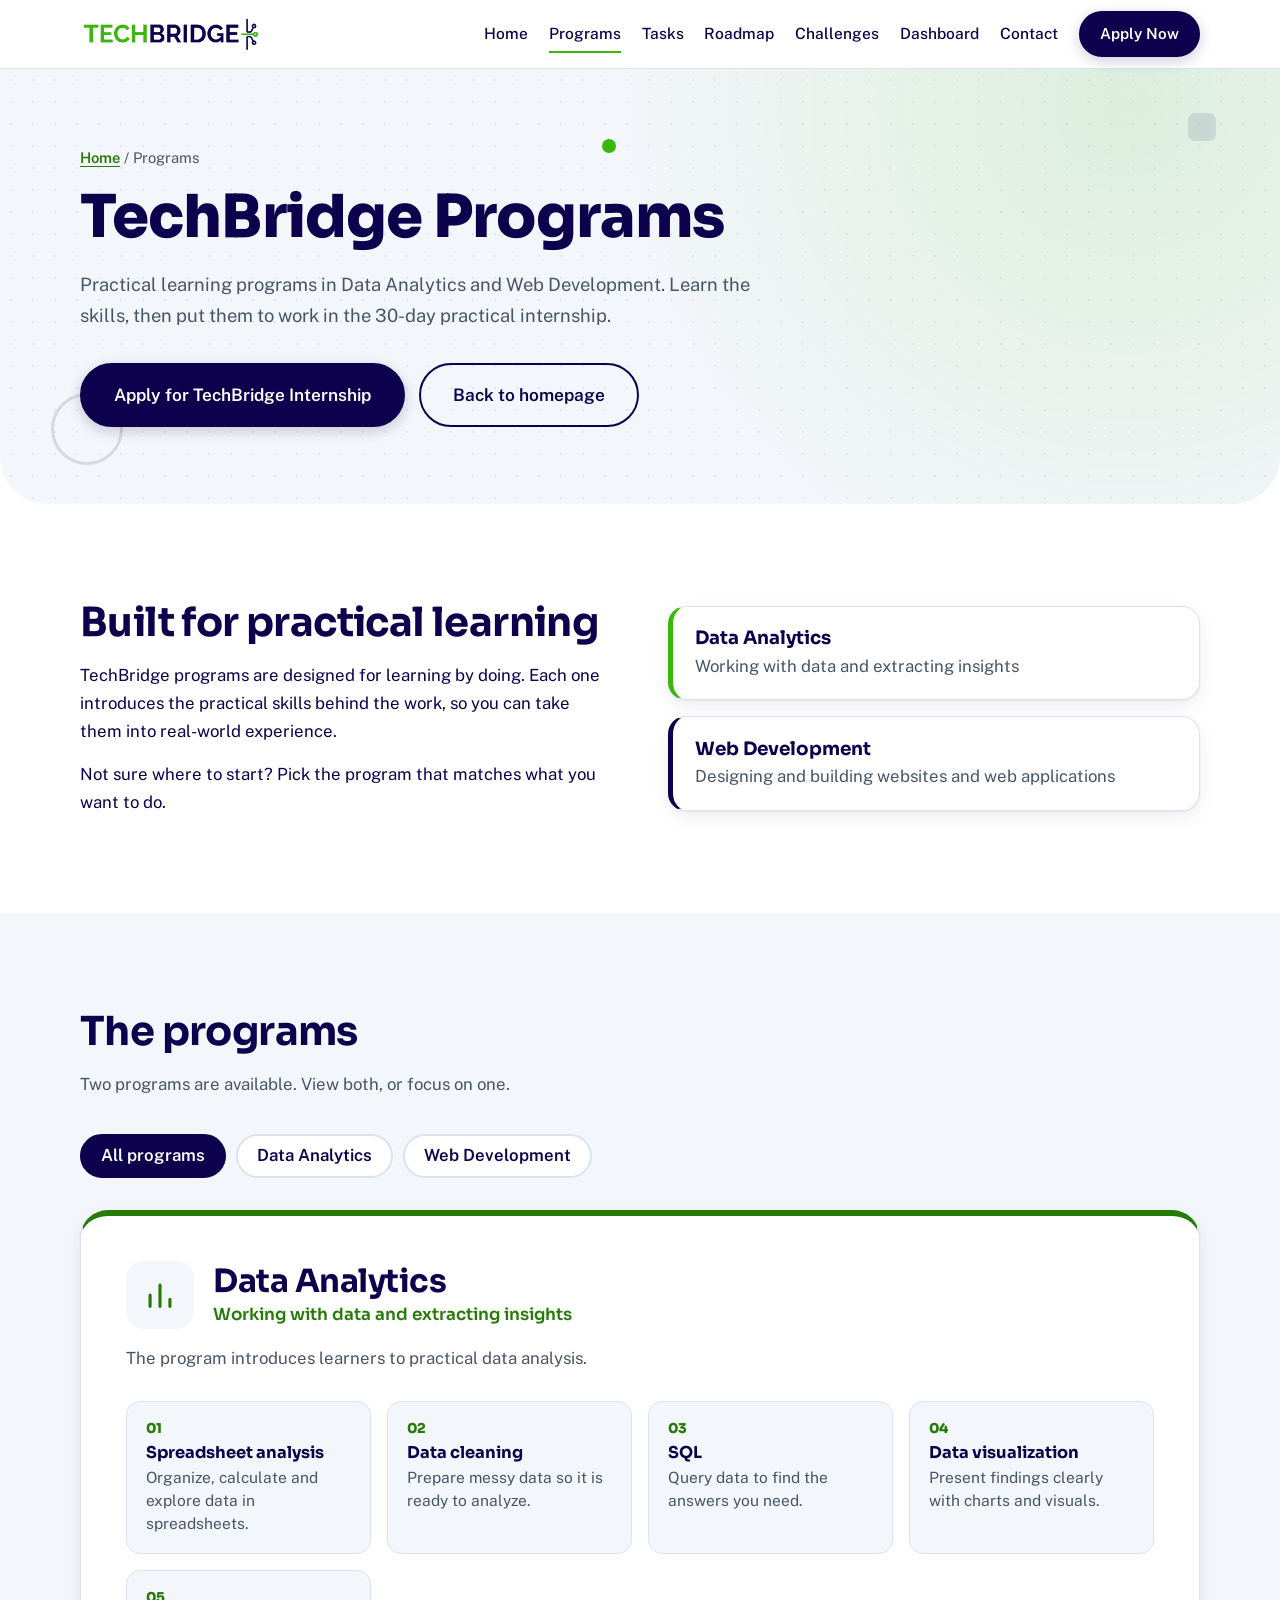
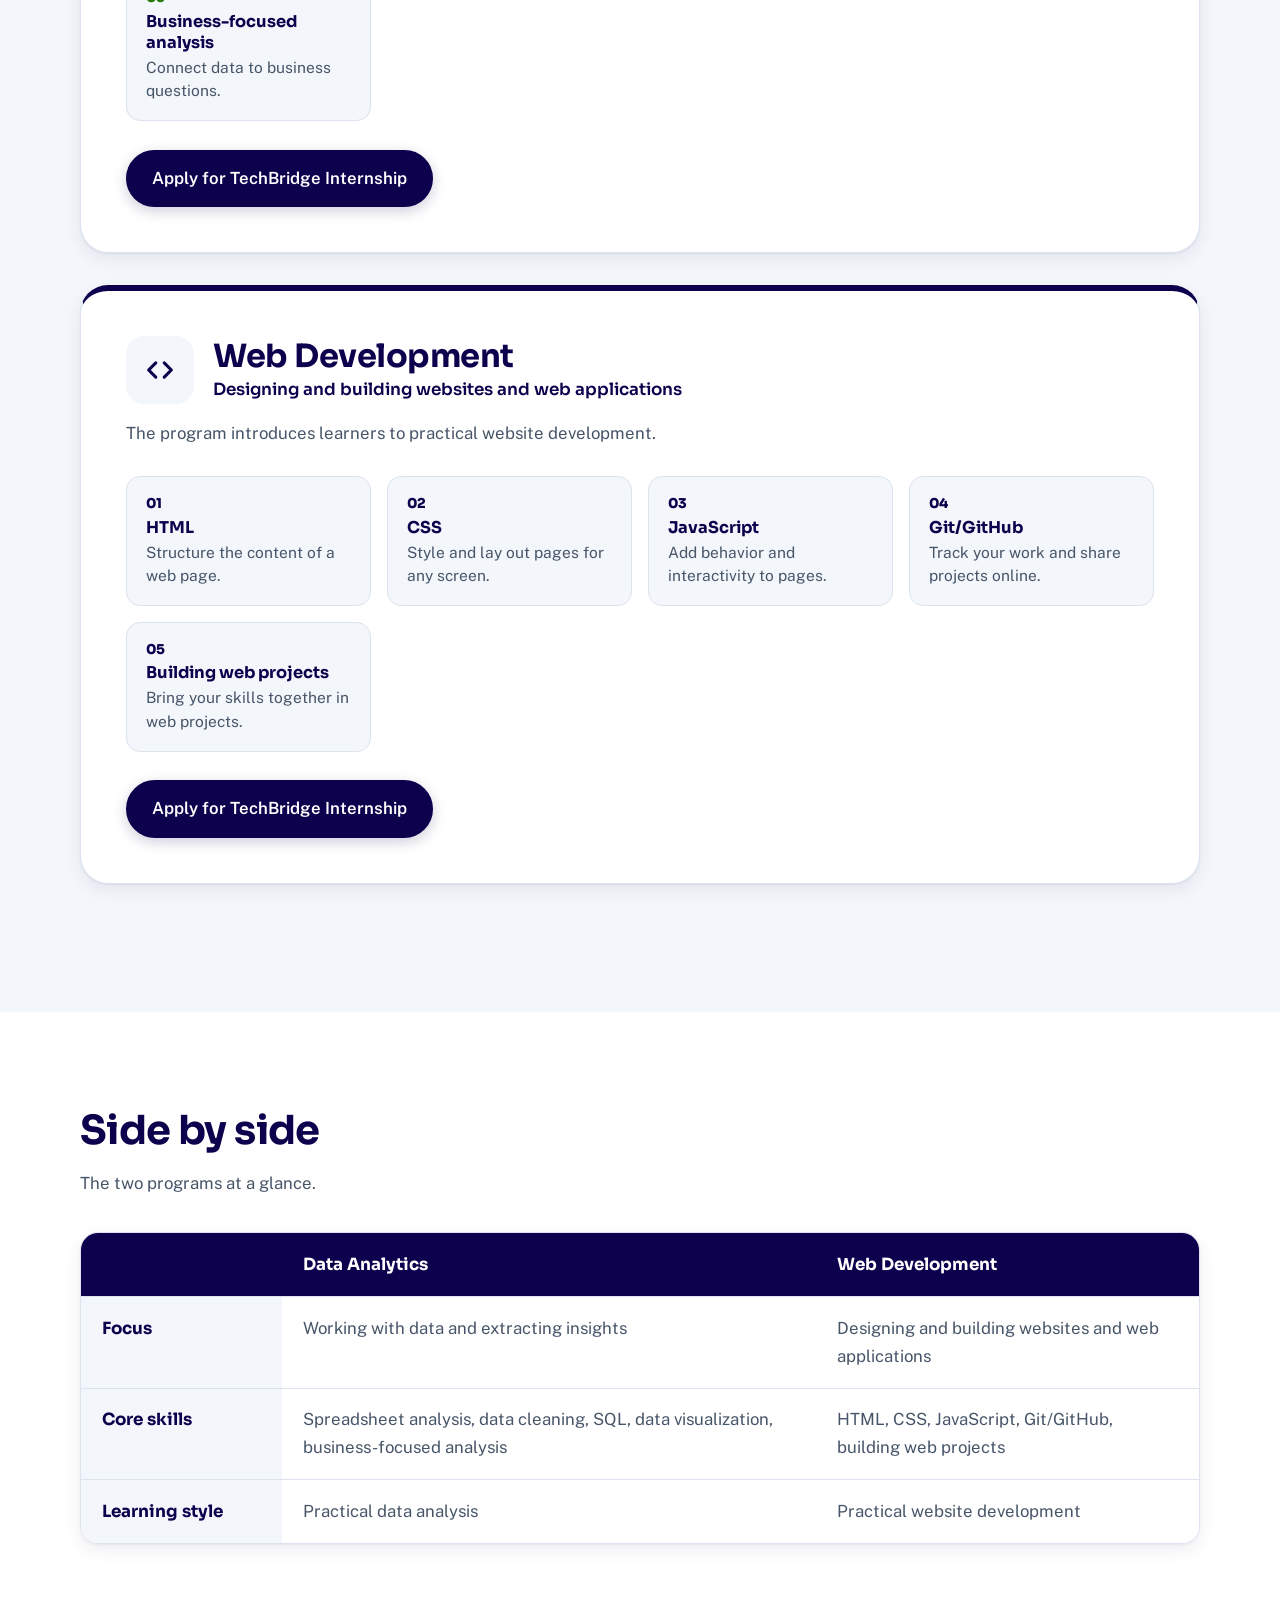
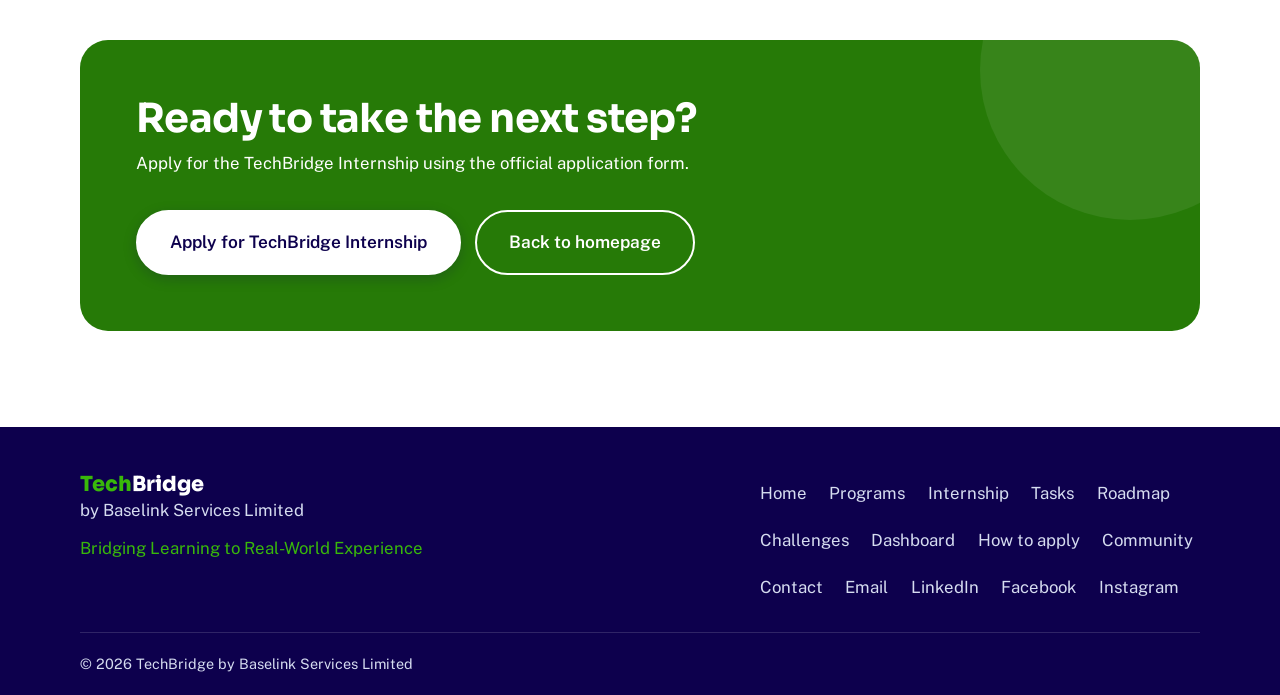
<file: programs.html>
<!DOCTYPE html>
<html lang='en'>
<head>
<meta charset='UTF-8'>
<meta name='viewport' content='width=device-width, initial-scale=1'>
<meta name='theme-color' content='#0D004D'>
<title>Programs | TechBridge</title>
<meta name='description' content='Explore the TechBridge programs in Data Analytics and Web Development: practical learning, the skills you will develop, and how to apply.'>
<link rel='icon' href='images/favicon.png' type='image/png'>
<link rel='preconnect' href='https://fonts.googleapis.com'>
<link rel='preconnect' href='https://fonts.gstatic.com' crossorigin>
<link href='https://fonts.googleapis.com/css2?family=Sora:wght@500;700;800&family=Public+Sans:wght@400;500;600&display=swap' rel='stylesheet'>
<link rel='stylesheet' href='style.css'>
<link rel='stylesheet' href='programs.css'>
</head>
<body>
<a class='skip' href='#main'>Skip to content</a>

<header class='site-header'>
  <div class='wrap bar'>
    <a class='brand' href='index.html' aria-label='TechBridge home'><img src='images/techbridge-logo.png' alt='TechBridge' width='326' height='68'></a>
    <input type='checkbox' id='menu-toggle' class='menu-toggle'>
    <label for='menu-toggle' class='menu-btn' aria-label='Toggle menu'><span></span></label>
    <nav class='nav' aria-label='Main'>
      <a href='index.html'>Home</a>
      <a href='programs.html' aria-current='page'>Programs</a>
      <a href='tasks.html'>Tasks</a>
      <a href='roadmap.html'>Roadmap</a>
      <a href='challenges.html'>Challenges</a>
      <a href='dashboard.html'>Dashboard</a>
      <a href='index.html#contact'>Contact</a>
      <a class='btn btn-sm' href='https://forms.gle/8EbdSy5ttGfLZfjv5' target='_blank' rel='noopener'>Apply Now</a>
    </nav>
  </div>
</header>

<main id='main'>

<section class='hero ph'>
  <span class='shape s1' aria-hidden='true'></span>
  <span class='shape s2' aria-hidden='true'></span>
  <span class='shape s3' aria-hidden='true'></span>
  <div class='wrap hero-copy'>
    <p class='crumb a1'><a href='index.html'>Home</a> / Programs</p>
    <h1 class='a1'>TechBridge Programs</h1>
    <p class='lead a2'>Practical learning programs in Data Analytics and Web Development. Learn the skills, then put them to work in the 30-day practical internship.</p>
    <div class='actions a3'>
      <a class='btn btn-lg' href='https://forms.gle/8EbdSy5ttGfLZfjv5' target='_blank' rel='noopener'>Apply for TechBridge Internship</a>
      <a class='btn btn-ghost btn-lg' href='index.html'>Back to homepage</a>
    </div>
  </div>
</section>

<section class='section' id='overview'>
  <div class='wrap split'>
    <div class='rv-l'>
      <h2>Built for practical learning</h2>
      <p>TechBridge programs are designed for learning by doing. Each one introduces the practical skills behind the work, so you can take them into real-world experience.</p>
      <p class='gap'>Not sure where to start? Pick the program that matches what you want to do.</p>
    </div>
    <div class='choose'>
      <a class='pick rv-r' style='--i:0' href='#data-analytics'><span class='pick-t'>Data Analytics</span><span>Working with data and extracting insights</span></a>
      <a class='pick rv-r' style='--i:1' href='#web-development'><span class='pick-t'>Web Development</span><span>Designing and building websites and web applications</span></a>
    </div>
  </div>
</section>

<section class='section tint' id='programs'>
  <div class='wrap'>
    <h2 class='rv'>The programs</h2>
    <p class='sub rv'>Two programs are available. View both, or focus on one.</p>

    <div class='picker'>
      <input type='radio' name='f' id='f-all' checked>
      <input type='radio' name='f' id='f-da'>
      <input type='radio' name='f' id='f-wd'>
      <div class='filter' role='group' aria-label='Filter programs'>
        <label for='f-all'>All programs</label>
        <label for='f-da'>Data Analytics</label>
        <label for='f-wd'>Web Development</label>
      </div>

      <div class='progs'>
        <article class='prog p-da rv' id='data-analytics'>
          <div class='prog-head'>
            <div class='prog-ico'><svg viewBox='0 0 24 24' aria-hidden='true'><path d='M5 20V12M12 20V5M19 20v-5'/></svg></div>
            <div>
              <h3>Data Analytics</h3>
              <p class='focus'>Working with data and extracting insights</p>
            </div>
          </div>
          <p class='desc'>The program introduces learners to practical data analysis.</p>
          <ul class='skills' aria-label='Data Analytics skills'>
            <li><b>Spreadsheet analysis</b>Organize, calculate and explore data in spreadsheets.</li>
            <li><b>Data cleaning</b>Prepare messy data so it is ready to analyze.</li>
            <li><b>SQL</b>Query data to find the answers you need.</li>
            <li><b>Data visualization</b>Present findings clearly with charts and visuals.</li>
            <li><b>Business-focused analysis</b>Connect data to business questions.</li>
          </ul>
          <a class='btn' href='https://forms.gle/8EbdSy5ttGfLZfjv5' target='_blank' rel='noopener'>Apply for TechBridge Internship</a>
        </article>

        <article class='prog p-wd rv' id='web-development'>
          <div class='prog-head'>
            <div class='prog-ico'><svg viewBox='0 0 24 24' aria-hidden='true'><path d='M9 7l-5 5 5 5M15 7l5 5-5 5'/></svg></div>
            <div>
              <h3>Web Development</h3>
              <p class='focus'>Designing and building websites and web applications</p>
            </div>
          </div>
          <p class='desc'>The program introduces learners to practical website development.</p>
          <ul class='skills' aria-label='Web Development skills'>
            <li><b>HTML</b>Structure the content of a web page.</li>
            <li><b>CSS</b>Style and lay out pages for any screen.</li>
            <li><b>JavaScript</b>Add behavior and interactivity to pages.</li>
            <li><b>Git/GitHub</b>Track your work and share projects online.</li>
            <li><b>Building web projects</b>Bring your skills together in web projects.</li>
          </ul>
          <a class='btn' href='https://forms.gle/8EbdSy5ttGfLZfjv5' target='_blank' rel='noopener'>Apply for TechBridge Internship</a>
        </article>
      </div>
    </div>
  </div>
</section>

<section class='section' id='compare'>
  <div class='wrap'>
    <h2 class='rv'>Side by side</h2>
    <p class='sub rv'>The two programs at a glance.</p>
    <div class='cmp rv'>
      <table>
        <thead><tr><th scope='col'><span class='vh'>Topic</span></th><th scope='col'>Data Analytics</th><th scope='col'>Web Development</th></tr></thead>
        <tbody>
          <tr><th scope='row'>Focus</th><td data-l='Data Analytics'>Working with data and extracting insights</td><td data-l='Web Development'>Designing and building websites and web applications</td></tr>
          <tr><th scope='row'>Core skills</th><td data-l='Data Analytics'>Spreadsheet analysis, data cleaning, SQL, data visualization, business-focused analysis</td><td data-l='Web Development'>HTML, CSS, JavaScript, Git/GitHub, building web projects</td></tr>
          <tr><th scope='row'>Learning style</th><td data-l='Data Analytics'>Practical data analysis</td><td data-l='Web Development'>Practical website development</td></tr>
        </tbody>
      </table>
    </div>
  </div>
</section>

<section class='community-wrap'>
  <div class='wrap'>
    <div class='community rv'>
      <div>
        <h2>Ready to take the next step?</h2>
        <p>Apply for the TechBridge Internship using the official application form.</p>
      </div>
      <div class='cta-pair'>
        <a class='btn btn-light btn-lg' href='https://forms.gle/8EbdSy5ttGfLZfjv5' target='_blank' rel='noopener'>Apply for TechBridge Internship</a>
        <a class='btn btn-outline-light btn-lg' href='index.html'>Back to homepage</a>
      </div>
    </div>
  </div>
</section>

</main>

<footer class='site-footer'>
  <div class='wrap foot'>
    <div>
      <p class='brand-foot'><span>Tech</span>Bridge</p>
      <p>by Baselink Services Limited</p>
      <p class='tag'>Bridging Learning to Real-World Experience</p>
    </div>
    <nav aria-label='Footer'>
      <a href='index.html'>Home</a>
      <a href='programs.html'>Programs</a>
      <a href='index.html#internship'>Internship</a>
      <a href='tasks.html'>Tasks</a>
      <a href='roadmap.html'>Roadmap</a>
      <a href='challenges.html'>Challenges</a>
      <a href='dashboard.html'>Dashboard</a>
      <a href='index.html#apply'>How to apply</a>
      <a href='index.html#community'>Community</a>
      <a href='index.html#contact'>Contact</a>
      <a href='mailto:techbridgebaslink@gmail.com'>Email</a>
      <a href='https://www.linkedin.com/company/techbridge-services/' target='_blank' rel='noopener'>LinkedIn</a>
      <a href='https://www.facebook.com/p/Baselink-Services-100066771475783/' target='_blank' rel='noopener'>Facebook</a>
      <a href='https://www.instagram.com/techbridgeserves' target='_blank' rel='noopener'>Instagram</a>
    </nav>
  </div>
  <div class='wrap copy'>&copy; 2026 TechBridge by Baselink Services Limited</div>
</footer>

</body>
</html>
</file>
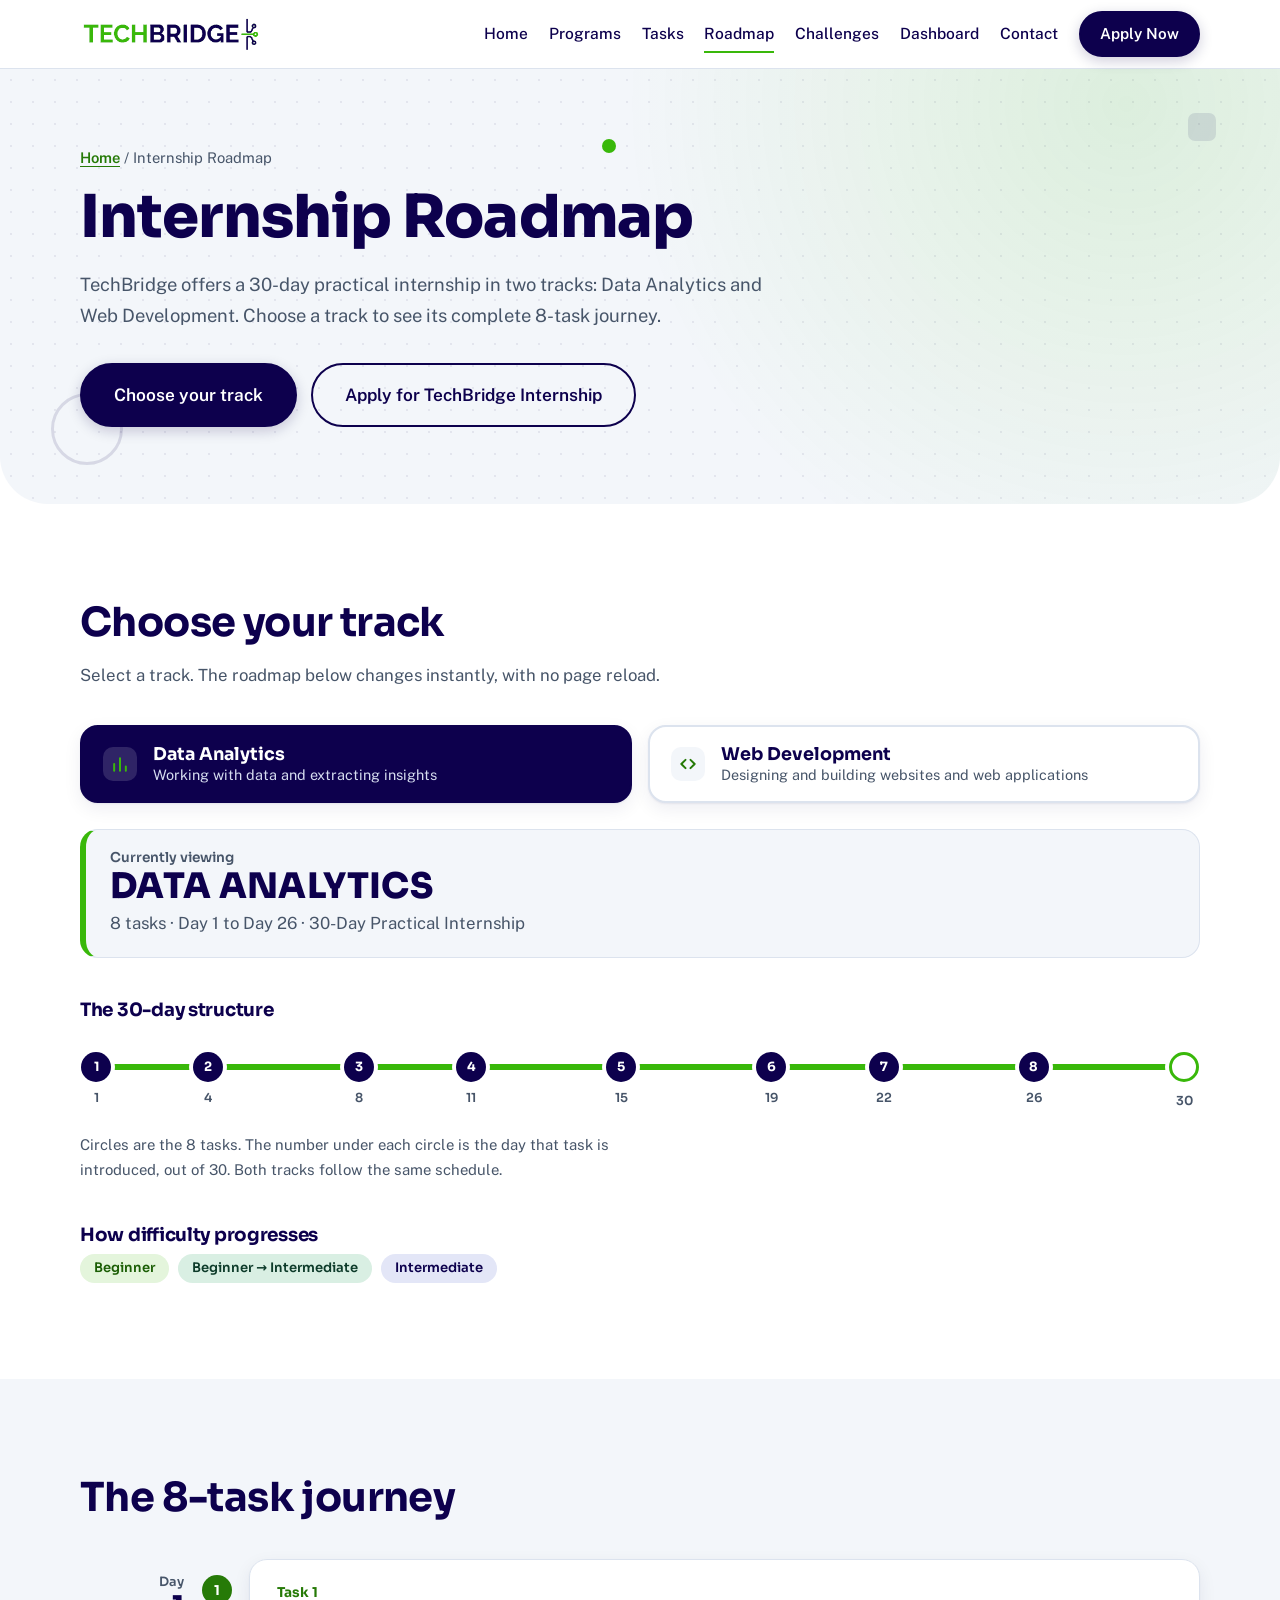
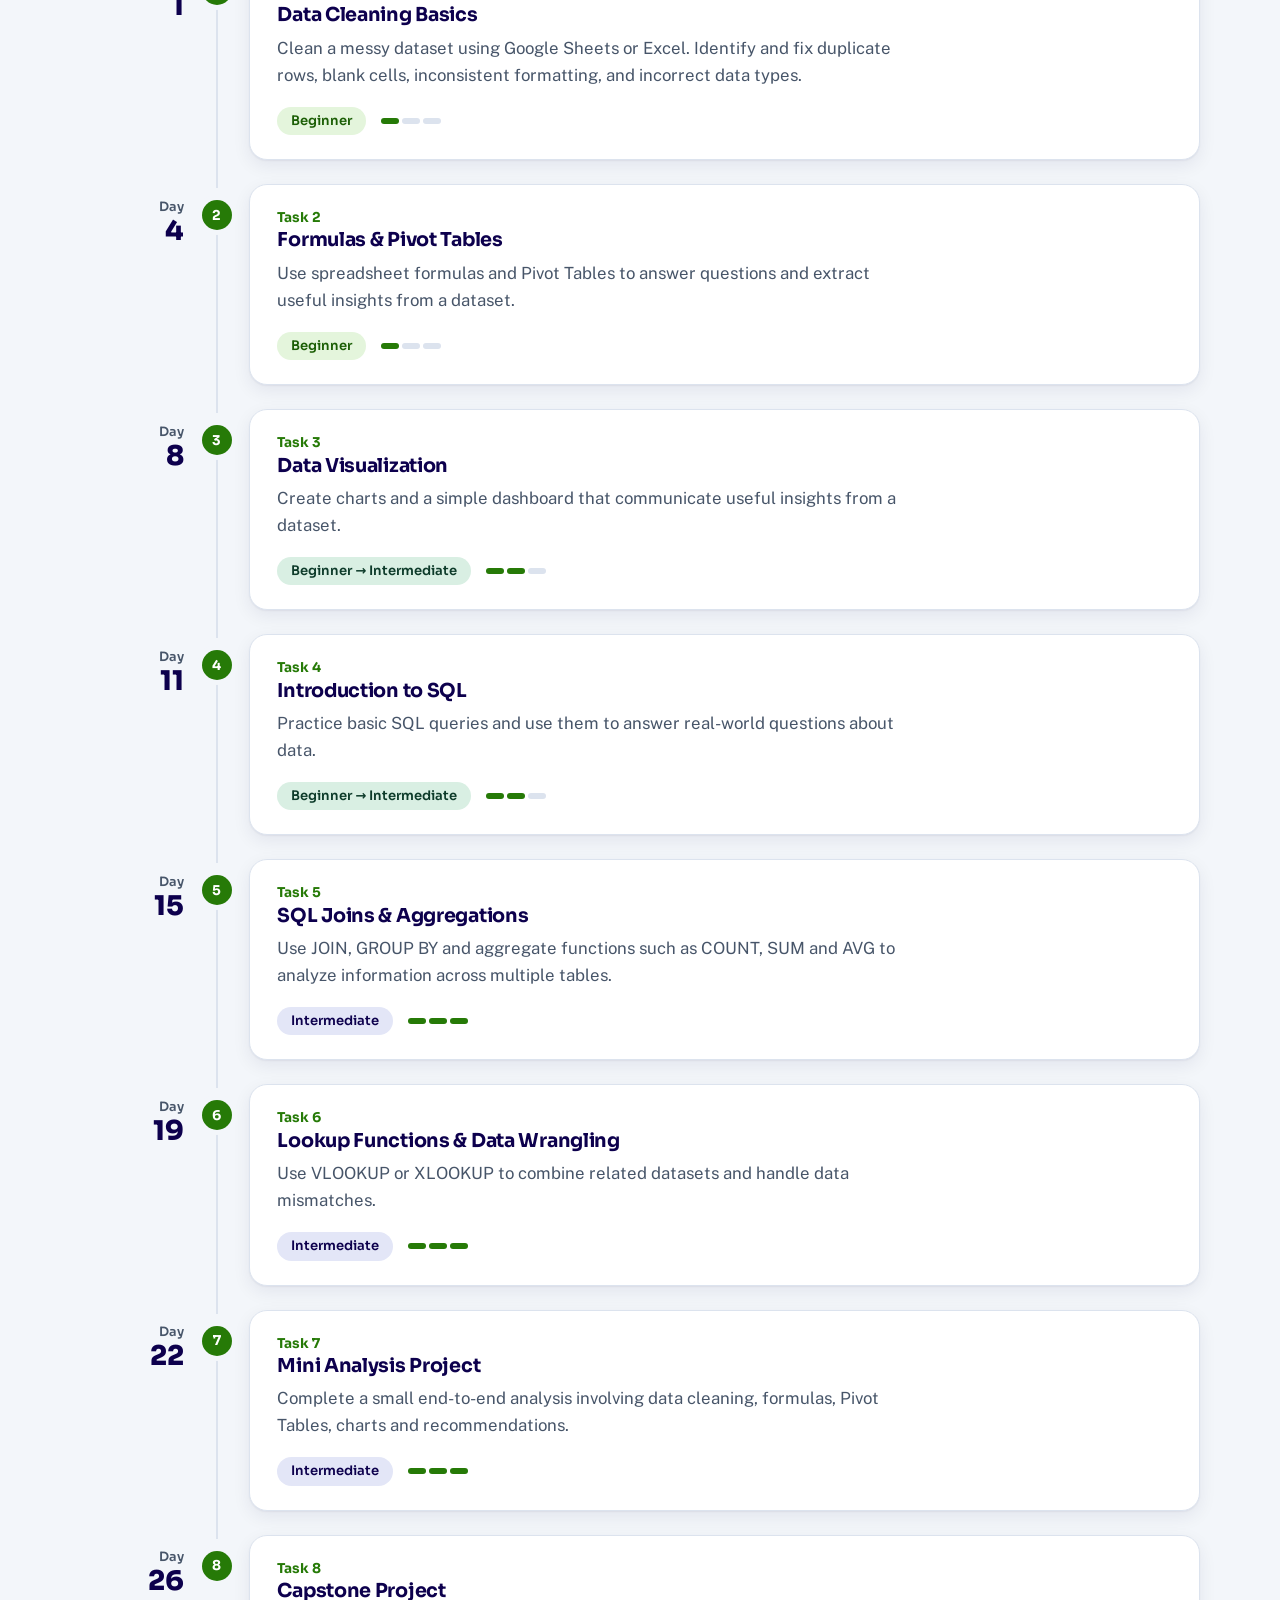
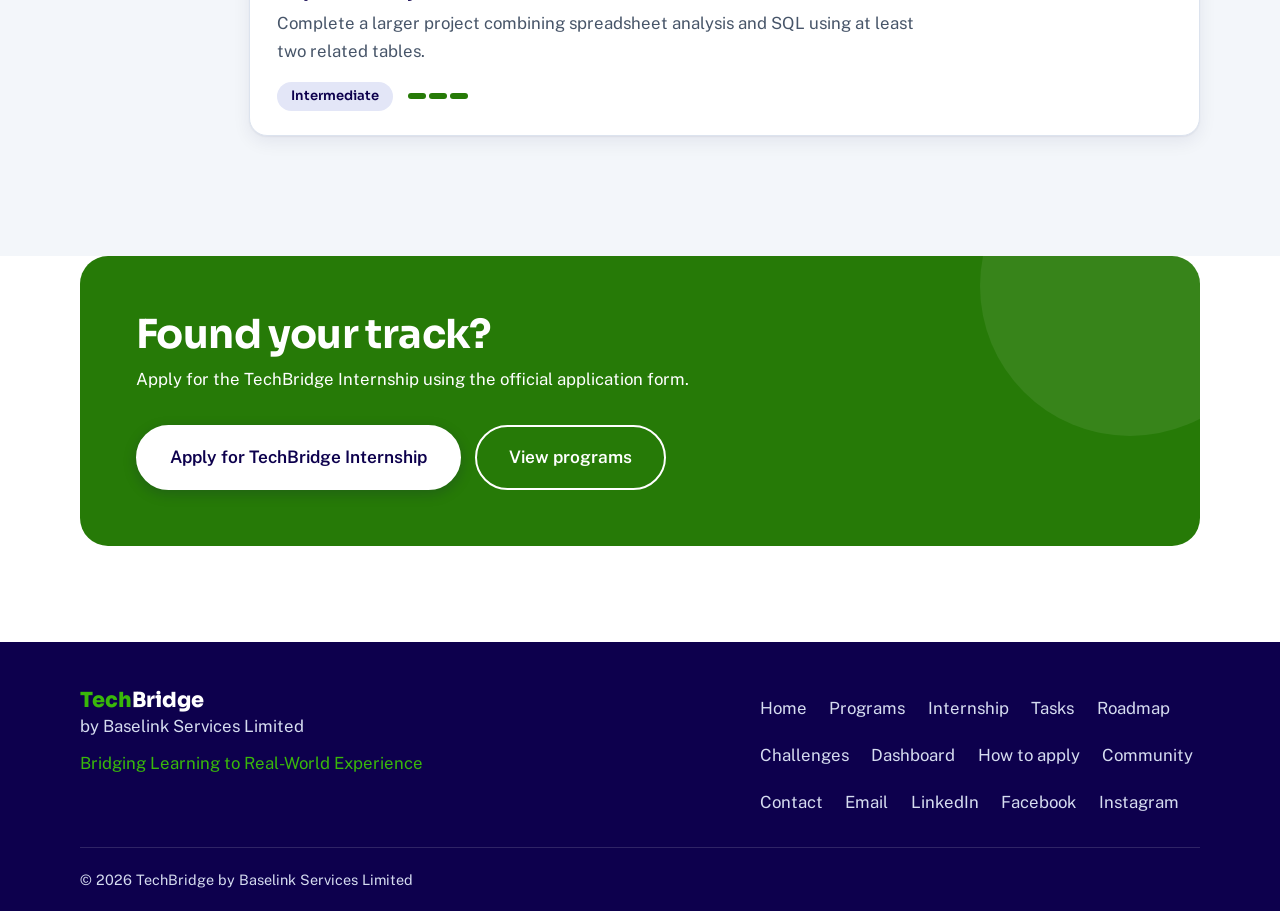
<file: roadmap.html>
<!DOCTYPE html>
<html lang='en'>
<head>
<meta charset='UTF-8'>
<meta name='viewport' content='width=device-width, initial-scale=1'>
<meta name='theme-color' content='#0D004D'>
<title>Internship Roadmap | TechBridge</title>
<meta name='description' content='Choose a TechBridge internship track, Data Analytics or Web Development, and see its complete 8-task journey across the 30-day practical internship.'>
<link rel='icon' href='images/favicon.png' type='image/png'>
<link rel='preconnect' href='https://fonts.googleapis.com'>
<link rel='preconnect' href='https://fonts.gstatic.com' crossorigin>
<link href='https://fonts.googleapis.com/css2?family=Sora:wght@500;700;800&family=Public+Sans:wght@400;500;600&display=swap' rel='stylesheet'>
<link rel='stylesheet' href='style.css'>
<link rel='stylesheet' href='programs.css'>
<link rel='stylesheet' href='tasks.css'>
<link rel='stylesheet' href='roadmap.css'>
</head>
<body>
<a class='skip' href='#main'>Skip to content</a>

<header class='site-header'>
  <div class='wrap bar'>
    <a class='brand' href='index.html' aria-label='TechBridge home'><img src='images/techbridge-logo.png' alt='TechBridge' width='326' height='68'></a>
    <input type='checkbox' id='menu-toggle' class='menu-toggle'>
    <label for='menu-toggle' class='menu-btn' aria-label='Toggle menu'><span></span></label>
    <nav class='nav' aria-label='Main'>
      <a href='index.html'>Home</a>
      <a href='programs.html'>Programs</a>
      <a href='tasks.html'>Tasks</a>
      <a href='roadmap.html' aria-current='page'>Roadmap</a>
      <a href='challenges.html'>Challenges</a>
      <a href='dashboard.html'>Dashboard</a>
      <a href='index.html#contact'>Contact</a>
      <a class='btn btn-sm' href='https://forms.gle/8EbdSy5ttGfLZfjv5' target='_blank' rel='noopener'>Apply Now</a>
    </nav>
  </div>
</header>

<main id='main'>

<section class='hero ph'>
  <span class='shape s1' aria-hidden='true'></span>
  <span class='shape s2' aria-hidden='true'></span>
  <span class='shape s3' aria-hidden='true'></span>
  <div class='wrap hero-copy'>
    <p class='crumb a1'><a href='index.html'>Home</a> / Internship Roadmap</p>
    <h1 class='a1'>Internship Roadmap</h1>
    <p class='lead a2'>TechBridge offers a 30-day practical internship in two tracks: Data Analytics and Web Development. Choose a track to see its complete 8-task journey.</p>
    <div class='actions a3'>
      <a class='btn btn-lg' href='#tracks'>Choose your track</a>
      <a class='btn btn-ghost btn-lg' href='https://forms.gle/8EbdSy5ttGfLZfjv5' target='_blank' rel='noopener'>Apply for TechBridge Internship</a>
    </div>
  </div>
</section>

<section class='section' id='tracks'>
  <div class='wrap'>
    <h2>Choose your track</h2>
    <p class='sub'>Select a track. The roadmap below changes instantly, with no page reload.</p>

    <div class='tracks' role='group' aria-label='Choose your track'>
      <button type='button' class='track-btn' data-track='data-analytics' aria-pressed='false'>
        <svg viewBox='0 0 24 24' aria-hidden='true'><path d='M5 20V12M12 20V5M19 20v-5'/></svg>
        <span><b>Data Analytics</b><small>Working with data and extracting insights</small></span>
      </button>
      <button type='button' class='track-btn' data-track='web-development' aria-pressed='false'>
        <svg viewBox='0 0 24 24' aria-hidden='true'><path d='M9 7l-5 5 5 5M15 7l5 5-5 5'/></svg>
        <span><b>Web Development</b><small>Designing and building websites and web applications</small></span>
      </button>
    </div>

    <div class='now' aria-live='polite'>
      <p class='now-l'>Currently viewing</p>
      <p class='now-t' id='current-track'>Data Analytics</p>
      <p class='now-m' id='current-meta'>30-Day Practical Internship</p>
    </div>

    <h3 class='strip-title'>The 30-day structure</h3>
    <div class='strip' aria-hidden='true'><span class='rail'></span><i class='fillbar'></i><span class='dot' style='--x:0.0%'>1<em>1</em></span><span class='dot' style='--x:10.34%'>2<em>4</em></span><span class='dot' style='--x:24.14%'>3<em>8</em></span><span class='dot' style='--x:34.48%'>4<em>11</em></span><span class='dot' style='--x:48.28%'>5<em>15</em></span><span class='dot' style='--x:62.07%'>6<em>19</em></span><span class='dot' style='--x:72.41%'>7<em>22</em></span><span class='dot' style='--x:86.21%'>8<em>26</em></span><span class='dot end' style='--x:100%'><em>30</em></span></div>
    <p class='caption'>Circles are the 8 tasks. The number under each circle is the day that task is introduced, out of 30. Both tracks follow the same schedule.</p>

    <h3 class='strip-title'>How difficulty progresses</h3>
    <p class='legend'><span class='badge b1'>Beginner</span><span class='badge b2'>Beginner &rarr; Intermediate</span><span class='badge b3'>Intermediate</span></p>
  </div>
</section>

<section class='section tint' id='journey'>
  <div class='wrap'>
    <h2>The 8-task journey</h2>
    <noscript><p class='noscript'>The interactive roadmap needs JavaScript. You can read the Web Development journey on the <a class='link' href='tasks.html'>Tasks page</a>.</p></noscript>
    <ol class='timeline' id='timeline'></ol>
  </div>
</section>

<section class='community-wrap'>
  <div class='wrap'>
    <div class='community'>
      <div>
        <h2>Found your track?</h2>
        <p>Apply for the TechBridge Internship using the official application form.</p>
      </div>
      <div class='cta-pair'>
        <a class='btn btn-light btn-lg' href='https://forms.gle/8EbdSy5ttGfLZfjv5' target='_blank' rel='noopener'>Apply for TechBridge Internship</a>
        <a class='btn btn-outline-light btn-lg' href='programs.html'>View programs</a>
      </div>
    </div>
  </div>
</section>

</main>

<footer class='site-footer'>
  <div class='wrap foot'>
    <div>
      <p class='brand-foot'><span>Tech</span>Bridge</p>
      <p>by Baselink Services Limited</p>
      <p class='tag'>Bridging Learning to Real-World Experience</p>
    </div>
    <nav aria-label='Footer'>
      <a href='index.html'>Home</a>
      <a href='programs.html'>Programs</a>
      <a href='index.html#internship'>Internship</a>
      <a href='tasks.html'>Tasks</a>
      <a href='roadmap.html'>Roadmap</a>
      <a href='challenges.html'>Challenges</a>
      <a href='dashboard.html'>Dashboard</a>
      <a href='index.html#apply'>How to apply</a>
      <a href='index.html#community'>Community</a>
      <a href='index.html#contact'>Contact</a>
      <a href='mailto:techbridgebaslink@gmail.com'>Email</a>
      <a href='https://www.linkedin.com/company/techbridge-services/' target='_blank' rel='noopener'>LinkedIn</a>
      <a href='https://www.facebook.com/p/Baselink-Services-100066771475783/' target='_blank' rel='noopener'>Facebook</a>
      <a href='https://www.instagram.com/techbridgeserves' target='_blank' rel='noopener'>Instagram</a>
    </nav>
  </div>
  <div class='wrap copy'>&copy; 2026 TechBridge by Baselink Services Limited</div>
</footer>

<script src='roadmap.js'></script>
</body>
</html>
</file>
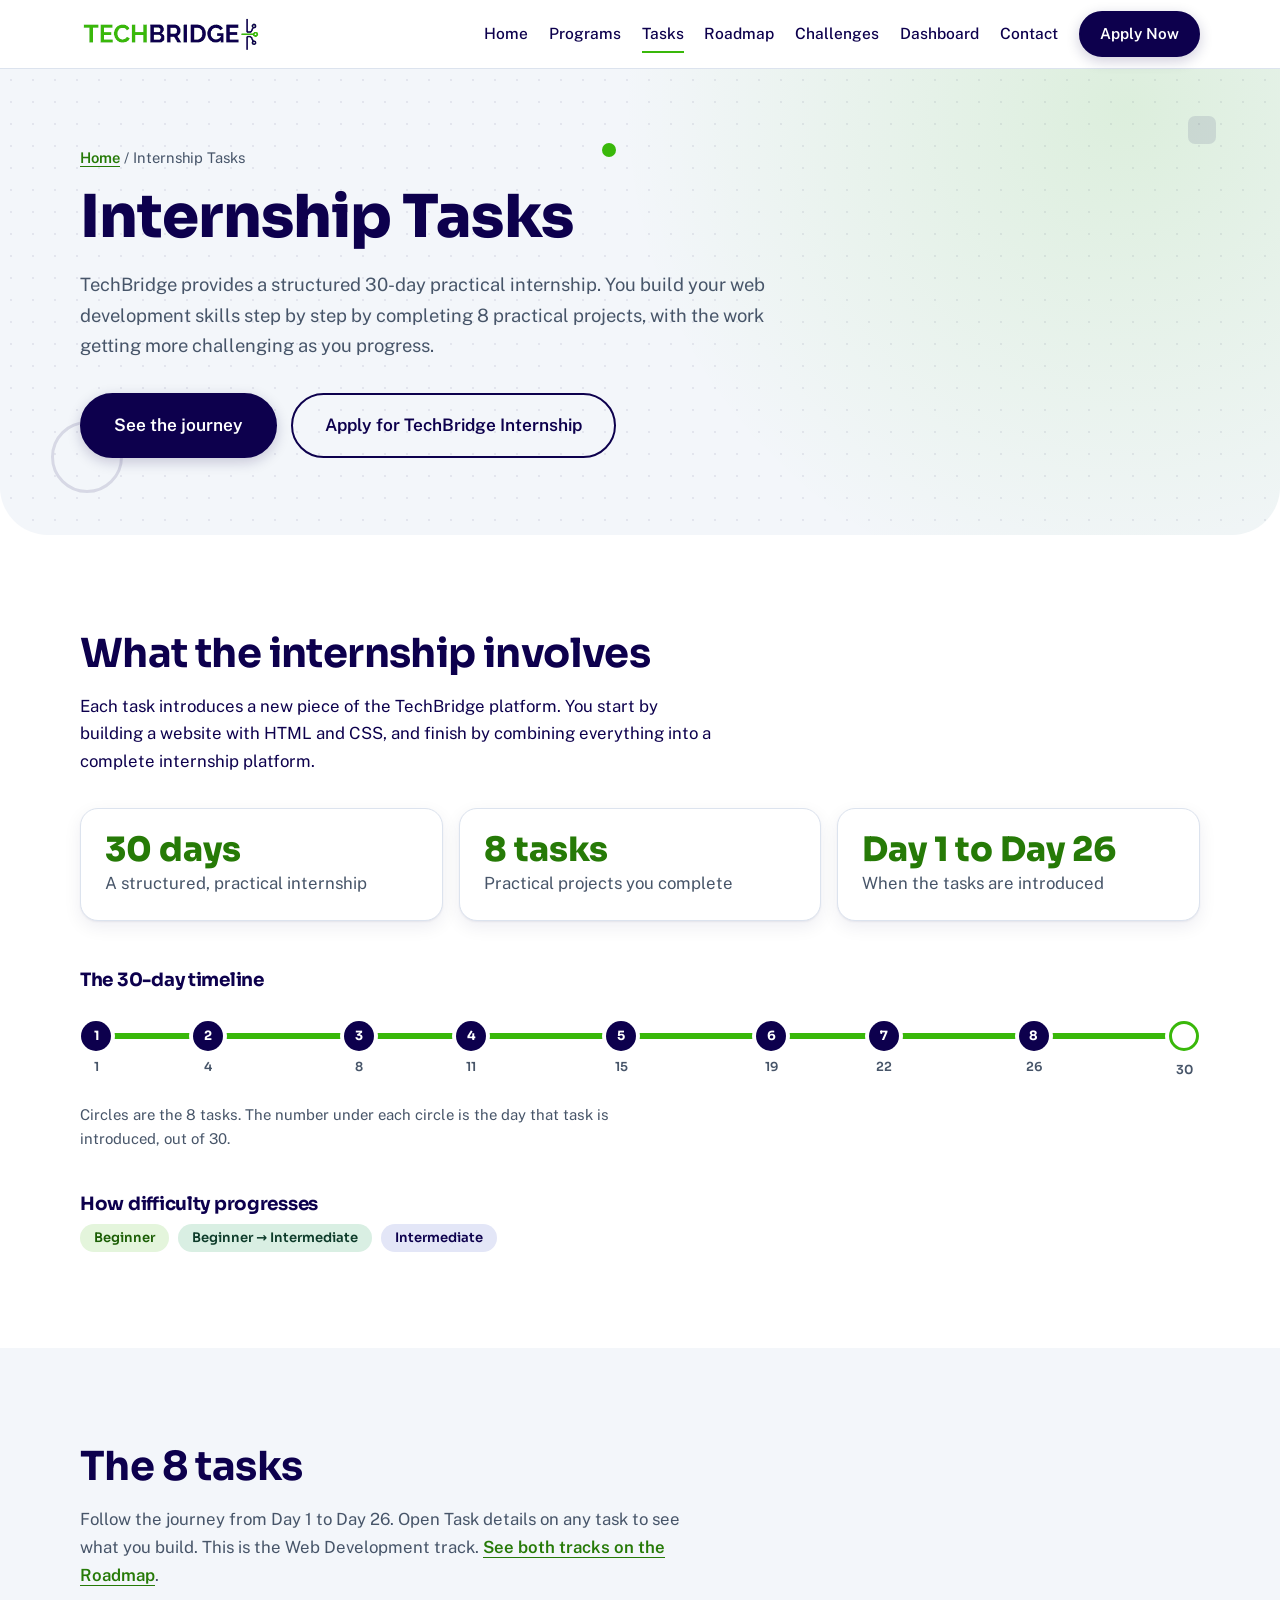
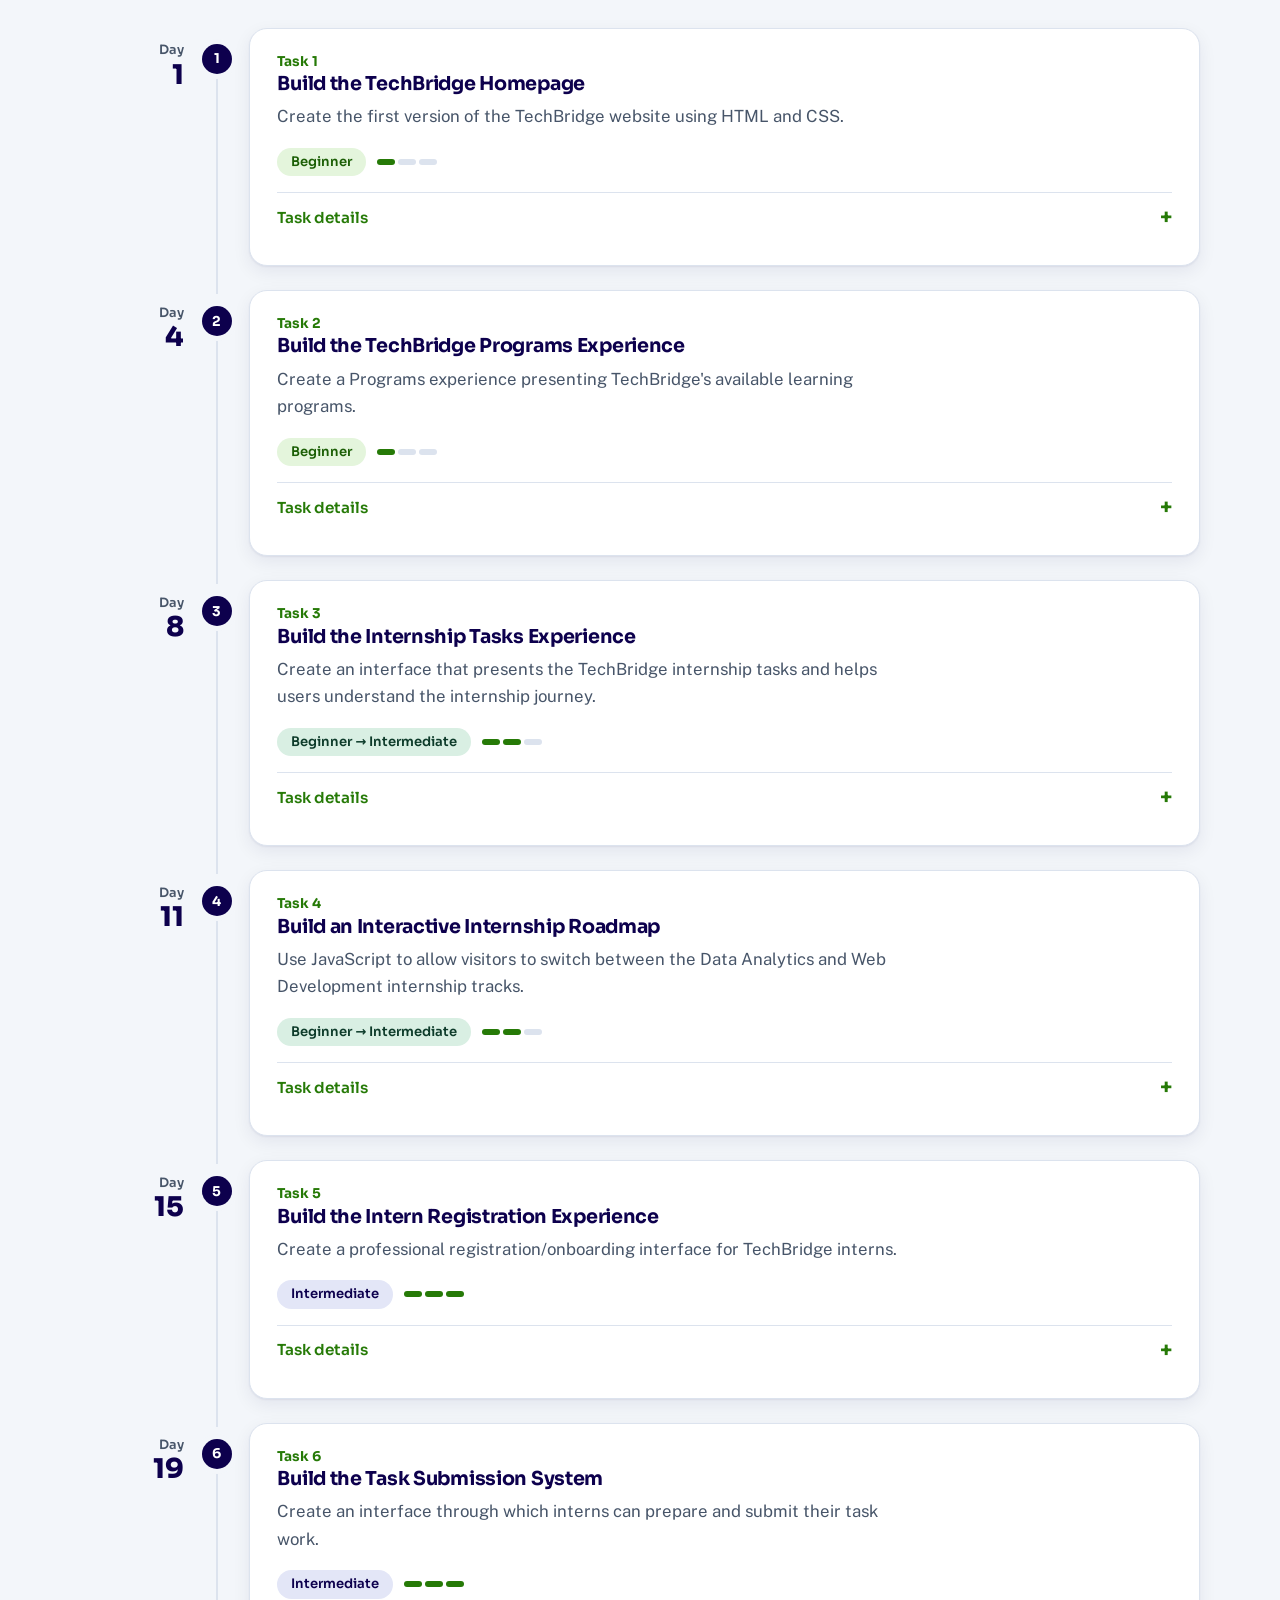
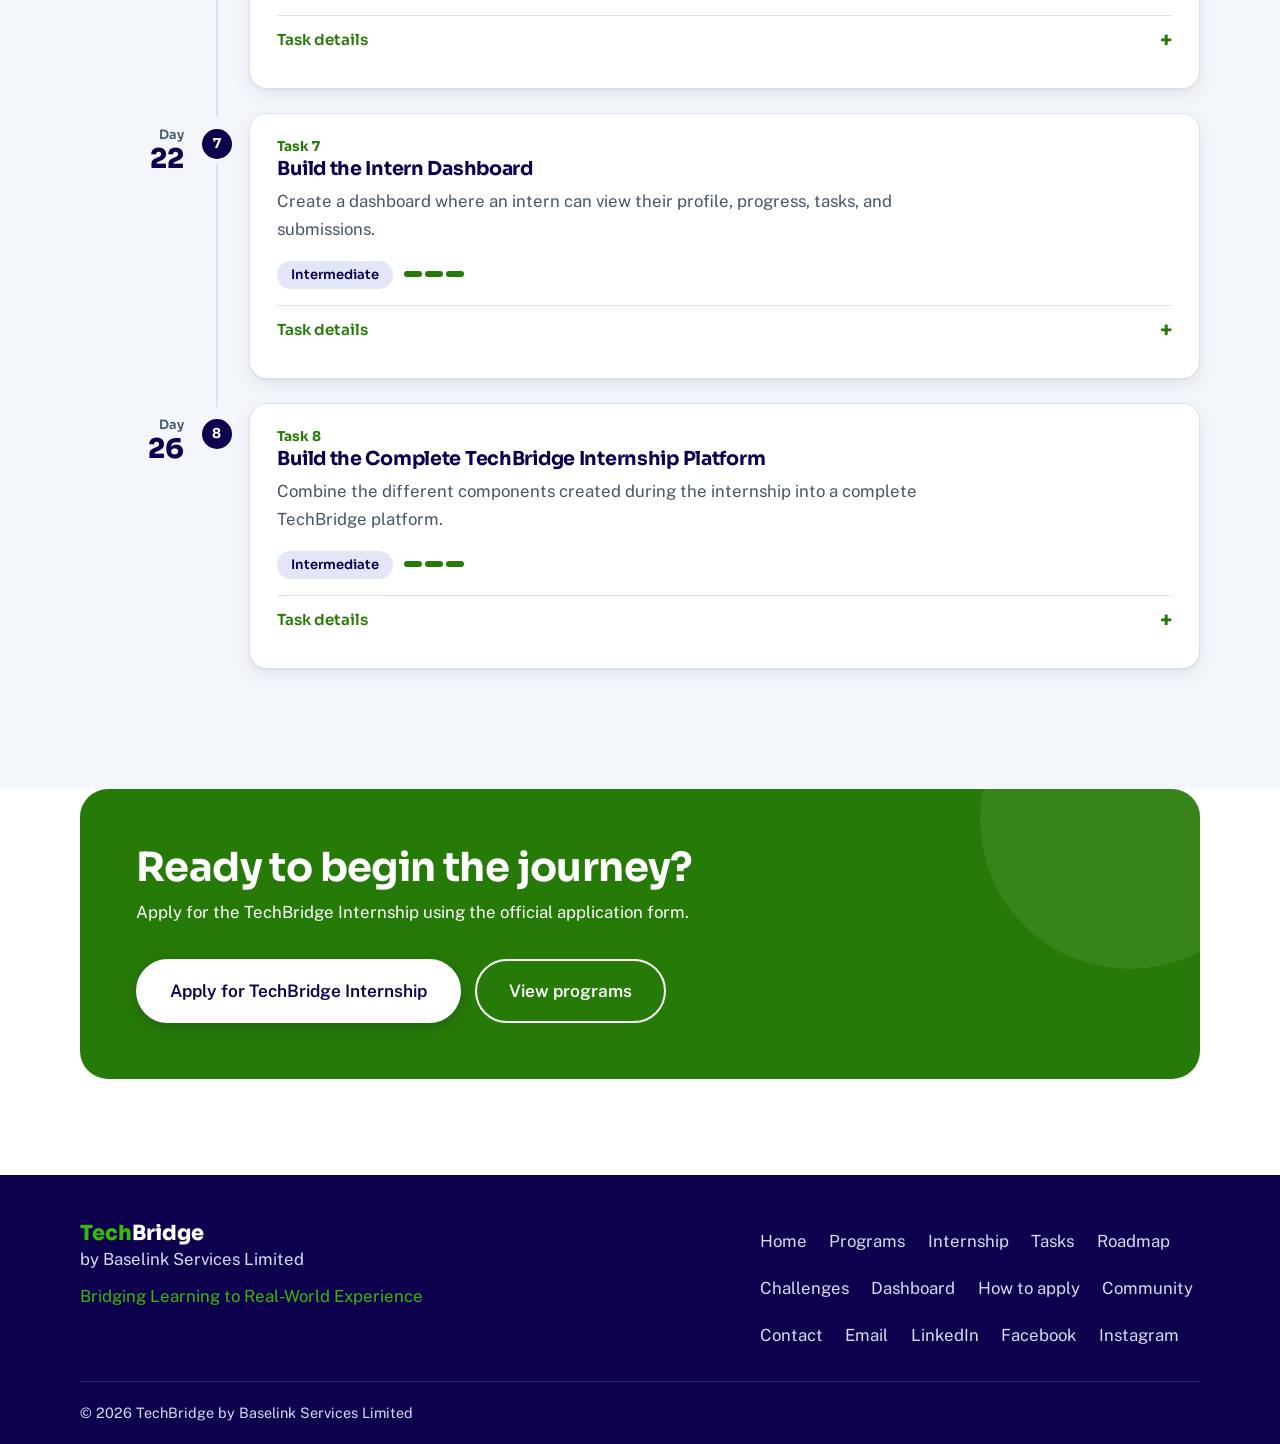
<file: tasks.html>
<!DOCTYPE html>
<html lang='en'>
<head>
<meta charset='UTF-8'>
<meta name='viewport' content='width=device-width, initial-scale=1'>
<meta name='theme-color' content='#0D004D'>
<title>Internship Tasks | TechBridge</title>
<meta name='description' content='The TechBridge 30-day practical internship: 8 practical tasks, when each one starts, and how the work progresses.'>
<link rel='icon' href='images/favicon.png' type='image/png'>
<link rel='preconnect' href='https://fonts.googleapis.com'>
<link rel='preconnect' href='https://fonts.gstatic.com' crossorigin>
<link href='https://fonts.googleapis.com/css2?family=Sora:wght@500;700;800&family=Public+Sans:wght@400;500;600&display=swap' rel='stylesheet'>
<link rel='stylesheet' href='style.css'>
<link rel='stylesheet' href='programs.css'>
<link rel='stylesheet' href='tasks.css'>
</head>
<body>
<a class='skip' href='#main'>Skip to content</a>

<header class='site-header'>
  <div class='wrap bar'>
    <a class='brand' href='index.html' aria-label='TechBridge home'><img src='images/techbridge-logo.png' alt='TechBridge' width='326' height='68'></a>
    <input type='checkbox' id='menu-toggle' class='menu-toggle'>
    <label for='menu-toggle' class='menu-btn' aria-label='Toggle menu'><span></span></label>
    <nav class='nav' aria-label='Main'>
      <a href='index.html'>Home</a>
      <a href='programs.html'>Programs</a>
      <a href='tasks.html' aria-current='page'>Tasks</a>
      <a href='roadmap.html'>Roadmap</a>
      <a href='challenges.html'>Challenges</a>
      <a href='dashboard.html'>Dashboard</a>
      <a href='index.html#contact'>Contact</a>
      <a class='btn btn-sm' href='https://forms.gle/8EbdSy5ttGfLZfjv5' target='_blank' rel='noopener'>Apply Now</a>
    </nav>
  </div>
</header>

<main id='main'>

<section class='hero ph'>
  <span class='shape s1' aria-hidden='true'></span>
  <span class='shape s2' aria-hidden='true'></span>
  <span class='shape s3' aria-hidden='true'></span>
  <div class='wrap hero-copy'>
    <p class='crumb a1'><a href='index.html'>Home</a> / Internship Tasks</p>
    <h1 class='a1'>Internship Tasks</h1>
    <p class='lead a2'>TechBridge provides a structured 30-day practical internship. You build your web development skills step by step by completing 8 practical projects, with the work getting more challenging as you progress.</p>
    <div class='actions a3'>
      <a class='btn btn-lg' href='#journey'>See the journey</a>
      <a class='btn btn-ghost btn-lg' href='https://forms.gle/8EbdSy5ttGfLZfjv5' target='_blank' rel='noopener'>Apply for TechBridge Internship</a>
    </div>
  </div>
</section>

<section class='section' id='overview'>
  <div class='wrap'>
    <h2 class='rv'>What the internship involves</h2>
    <p class='rv'>Each task introduces a new piece of the TechBridge platform. You start by building a website with HTML and CSS, and finish by combining everything into a complete internship platform.</p>
    <div class='stats'>
      <div class='stat rv' style='--i:0'><b>30 days</b><span>A structured, practical internship</span></div>
      <div class='stat rv' style='--i:1'><b>8 tasks</b><span>Practical projects you complete</span></div>
      <div class='stat rv' style='--i:2'><b>Day 1 to Day 26</b><span>When the tasks are introduced</span></div>
    </div>

    <h3 class='strip-title rv'>The 30-day timeline</h3>
    <div class='strip rv' aria-hidden='true'><span class='rail'></span><i class='fillbar'></i><span class='dot' style='--x:0.0%'>1<em>1</em></span><span class='dot' style='--x:10.34%'>2<em>4</em></span><span class='dot' style='--x:24.14%'>3<em>8</em></span><span class='dot' style='--x:34.48%'>4<em>11</em></span><span class='dot' style='--x:48.28%'>5<em>15</em></span><span class='dot' style='--x:62.07%'>6<em>19</em></span><span class='dot' style='--x:72.41%'>7<em>22</em></span><span class='dot' style='--x:86.21%'>8<em>26</em></span><span class='dot end' style='--x:100%'><em>30</em></span></div>
    <p class='caption rv'>Circles are the 8 tasks. The number under each circle is the day that task is introduced, out of 30.</p>

    <h3 class='strip-title rv'>How difficulty progresses</h3>
    <p class='legend rv'><span class='badge b1'>Beginner</span><span class='badge b2'>Beginner → Intermediate</span><span class='badge b3'>Intermediate</span></p>
  </div>
</section>

<section class='section tint' id='journey'>
  <div class='wrap'>
    <h2 class='rv'>The 8 tasks</h2>
    <p class='sub rv'>Follow the journey from Day 1 to Day 26. Open Task details on any task to see what you build. This is the Web Development track. <a class='link' href='roadmap.html'>See both tracks on the Roadmap</a>.</p>
    <ol class='timeline'>
      <li class='t rv' style='--i:0'>
        <div class='dayc'><small>Day</small>1</div>
        <span class='node' aria-hidden='true'>1</span>
        <article class='tcard'>
          <p class='tnum'>Task 1</p>
          <h3>Build the TechBridge Homepage</h3>
          <p class='tdesc'>Create the first version of the TechBridge website using HTML and CSS.</p>
          <p class='lvl-row'><span class='badge b1'>Beginner</span><span class='meter m1' aria-hidden='true'><i></i><i></i><i></i></span></p>
          <details><summary>Task details</summary><div class='more'><p><b>You build:</b> A first version of the TechBridge website, written in HTML and CSS.</p><p><b>Where it fits:</b> The first task. The internship starts here on Day 1. Leads into Task 2 on Day 4.</p></div></details>
        </article>
      </li>
      <li class='t rv' style='--i:0'>
        <div class='dayc'><small>Day</small>4</div>
        <span class='node' aria-hidden='true'>2</span>
        <article class='tcard'>
          <p class='tnum'>Task 2</p>
          <h3>Build the TechBridge Programs Experience</h3>
          <p class='tdesc'>Create a Programs experience presenting TechBridge's available learning programs.</p>
          <p class='lvl-row'><span class='badge b1'>Beginner</span><span class='meter m1' aria-hidden='true'><i></i><i></i><i></i></span></p>
          <details><summary>Task details</summary><div class='more'><p><b>You build:</b> A Programs experience that presents TechBridge's learning programs.</p><p><b>Where it fits:</b> Follows Task 1 (Day 1). Leads into Task 3 on Day 8.</p></div></details>
        </article>
      </li>
      <li class='t rv' style='--i:0'>
        <div class='dayc'><small>Day</small>8</div>
        <span class='node' aria-hidden='true'>3</span>
        <article class='tcard'>
          <p class='tnum'>Task 3</p>
          <h3>Build the Internship Tasks Experience</h3>
          <p class='tdesc'>Create an interface that presents the TechBridge internship tasks and helps users understand the internship journey.</p>
          <p class='lvl-row'><span class='badge b2'>Beginner → Intermediate</span><span class='meter m2' aria-hidden='true'><i></i><i></i><i></i></span></p>
          <details><summary>Task details</summary><div class='more'><p><b>You build:</b> An interface that lays out the internship tasks and the journey through them.</p><p><b>Where it fits:</b> Follows Task 2 (Day 4). Leads into Task 4 on Day 11.</p></div></details>
        </article>
      </li>
      <li class='t rv' style='--i:0'>
        <div class='dayc'><small>Day</small>11</div>
        <span class='node' aria-hidden='true'>4</span>
        <article class='tcard'>
          <p class='tnum'>Task 4</p>
          <h3>Build an Interactive Internship Roadmap</h3>
          <p class='tdesc'>Use JavaScript to allow visitors to switch between the Data Analytics and Web Development internship tracks.</p>
          <p class='lvl-row'><span class='badge b2'>Beginner → Intermediate</span><span class='meter m2' aria-hidden='true'><i></i><i></i><i></i></span></p>
          <details><summary>Task details</summary><div class='more'><p><b>You build:</b> An interactive roadmap, using JavaScript, where visitors switch between the Data Analytics and Web Development tracks.</p><p><b>Where it fits:</b> Follows Task 3 (Day 8). Leads into Task 5 on Day 15.</p></div></details>
        </article>
      </li>
      <li class='t rv' style='--i:0'>
        <div class='dayc'><small>Day</small>15</div>
        <span class='node' aria-hidden='true'>5</span>
        <article class='tcard'>
          <p class='tnum'>Task 5</p>
          <h3>Build the Intern Registration Experience</h3>
          <p class='tdesc'>Create a professional registration/onboarding interface for TechBridge interns.</p>
          <p class='lvl-row'><span class='badge b3'>Intermediate</span><span class='meter m3' aria-hidden='true'><i></i><i></i><i></i></span></p>
          <details><summary>Task details</summary><div class='more'><p><b>You build:</b> A registration and onboarding interface for TechBridge interns.</p><p><b>Where it fits:</b> Follows Task 4 (Day 11). Leads into Task 6 on Day 19.</p></div></details>
        </article>
      </li>
      <li class='t rv' style='--i:0'>
        <div class='dayc'><small>Day</small>19</div>
        <span class='node' aria-hidden='true'>6</span>
        <article class='tcard'>
          <p class='tnum'>Task 6</p>
          <h3>Build the Task Submission System</h3>
          <p class='tdesc'>Create an interface through which interns can prepare and submit their task work.</p>
          <p class='lvl-row'><span class='badge b3'>Intermediate</span><span class='meter m3' aria-hidden='true'><i></i><i></i><i></i></span></p>
          <details><summary>Task details</summary><div class='more'><p><b>You build:</b> An interface where interns prepare and submit their task work.</p><p><b>Where it fits:</b> Follows Task 5 (Day 15). Leads into Task 7 on Day 22.</p></div></details>
        </article>
      </li>
      <li class='t rv' style='--i:0'>
        <div class='dayc'><small>Day</small>22</div>
        <span class='node' aria-hidden='true'>7</span>
        <article class='tcard'>
          <p class='tnum'>Task 7</p>
          <h3>Build the Intern Dashboard</h3>
          <p class='tdesc'>Create a dashboard where an intern can view their profile, progress, tasks, and submissions.</p>
          <p class='lvl-row'><span class='badge b3'>Intermediate</span><span class='meter m3' aria-hidden='true'><i></i><i></i><i></i></span></p>
          <details><summary>Task details</summary><div class='more'><p><b>You build:</b> A dashboard showing an intern's profile, progress, tasks and submissions.</p><p><b>Where it fits:</b> Follows Task 6 (Day 19). Leads into Task 8 on Day 26.</p></div></details>
        </article>
      </li>
      <li class='t rv' style='--i:0'>
        <div class='dayc'><small>Day</small>26</div>
        <span class='node' aria-hidden='true'>8</span>
        <article class='tcard'>
          <p class='tnum'>Task 8</p>
          <h3>Build the Complete TechBridge Internship Platform</h3>
          <p class='tdesc'>Combine the different components created during the internship into a complete TechBridge platform.</p>
          <p class='lvl-row'><span class='badge b3'>Intermediate</span><span class='meter m3' aria-hidden='true'><i></i><i></i><i></i></span></p>
          <details><summary>Task details</summary><div class='more'><p><b>You build:</b> A complete TechBridge platform that combines the components from earlier tasks.</p><p><b>Where it fits:</b> Follows Task 7 (Day 22). The final task of the internship.</p></div></details>
        </article>
      </li>
    </ol>
  </div>
</section>

<section class='community-wrap'>
  <div class='wrap'>
    <div class='community rv'>
      <div>
        <h2>Ready to begin the journey?</h2>
        <p>Apply for the TechBridge Internship using the official application form.</p>
      </div>
      <div class='cta-pair'>
        <a class='btn btn-light btn-lg' href='https://forms.gle/8EbdSy5ttGfLZfjv5' target='_blank' rel='noopener'>Apply for TechBridge Internship</a>
        <a class='btn btn-outline-light btn-lg' href='programs.html'>View programs</a>
      </div>
    </div>
  </div>
</section>

</main>

<footer class='site-footer'>
  <div class='wrap foot'>
    <div>
      <p class='brand-foot'><span>Tech</span>Bridge</p>
      <p>by Baselink Services Limited</p>
      <p class='tag'>Bridging Learning to Real-World Experience</p>
    </div>
    <nav aria-label='Footer'>
      <a href='index.html'>Home</a>
      <a href='programs.html'>Programs</a>
      <a href='index.html#internship'>Internship</a>
      <a href='tasks.html'>Tasks</a>
      <a href='roadmap.html'>Roadmap</a>
      <a href='challenges.html'>Challenges</a>
      <a href='dashboard.html'>Dashboard</a>
      <a href='index.html#apply'>How to apply</a>
      <a href='index.html#community'>Community</a>
      <a href='index.html#contact'>Contact</a>
      <a href='mailto:techbridgebaslink@gmail.com'>Email</a>
      <a href='https://www.linkedin.com/company/techbridge-services/' target='_blank' rel='noopener'>LinkedIn</a>
      <a href='https://www.facebook.com/p/Baselink-Services-100066771475783/' target='_blank' rel='noopener'>Facebook</a>
      <a href='https://www.instagram.com/techbridgeserves' target='_blank' rel='noopener'>Instagram</a>
    </nav>
  </div>
  <div class='wrap copy'>&copy; 2026 TechBridge by Baselink Services Limited</div>
</footer>

</body>
</html>
</file>
<file: style.css>
:root{--ink:#0D004D;--green:#39B80A;--gd:#267A07;--mist:#F3F6FA;--line:#DCE3EE;--muted:#475569;--sh1:0 1px 2px rgba(13,0,77,.06),0 6px 18px rgba(13,0,77,.07);--sh2:0 16px 40px rgba(13,0,77,.16);--r:18px;--head:'Sora',system-ui,sans-serif;--body:'Public Sans',system-ui,sans-serif;--ease:cubic-bezier(.2,.7,.2,1)}
*{box-sizing:border-box;margin:0}
html{scroll-behavior:smooth;scroll-padding-top:84px}
body{font:400 1.05rem/1.65 var(--body);color:var(--ink);background:#fff;overflow-x:clip}
img,svg{display:block;max-width:100%}
a{color:inherit}
:focus-visible{outline:3px solid var(--gd);outline-offset:3px;border-radius:6px}
.wrap{width:min(1120px,100% - 2.5rem);margin-inline:auto}
.skip{position:absolute;left:-999px;top:0;background:var(--green);padding:.6rem 1rem;z-index:20}
.skip:focus{left:0}
h1,h2,h3{font-family:var(--head);line-height:1.15;letter-spacing:-.015em}
h2{font-size:clamp(1.75rem,3.6vw,2.5rem);margin-bottom:1rem}
h3{font-size:1.2rem;margin-bottom:.45rem}
p{max-width:64ch}
.gap{margin-top:1rem}
.sub{color:var(--muted);margin-bottom:2.2rem}
.section{padding:clamp(3.5rem,8vw,6rem) 0}
.tint{background:var(--mist)}

/* header */
.site-header{position:sticky;top:0;z-index:10;background:rgba(255,255,255,.94);backdrop-filter:blur(10px);border-bottom:1px solid var(--line)}
.site-header::after{content:'';position:absolute;left:0;right:0;bottom:0;height:0;box-shadow:0 8px 24px rgba(13,0,77,.14);opacity:0;pointer-events:none}
.bar{display:flex;align-items:center;justify-content:space-between;min-height:68px}
.brand{display:flex;align-items:center;text-decoration:none}
.brand img{height:38px;width:auto}
.nav{display:flex;align-items:center;gap:1.3rem}
.nav a:not(.btn){position:relative;text-decoration:none;font-weight:500;font-size:.97rem;padding:.4rem 0}
.nav a:not(.btn)::after{content:'';position:absolute;left:0;right:0;bottom:0;height:2px;background:var(--green);transform:scaleX(0);transform-origin:left;transition:transform .3s var(--ease)}
.nav a:not(.btn):hover::after,.nav a:not(.btn):focus-visible::after{transform:scaleX(1)}
.menu-toggle{position:absolute;opacity:0;pointer-events:none}
.menu-btn{display:none;width:48px;height:48px;cursor:pointer;align-items:center;justify-content:center}
.menu-btn span,.menu-btn span::before,.menu-btn span::after{content:'';display:block;width:22px;height:2.5px;background:var(--ink);border-radius:2px;position:relative;transition:transform .25s,background .25s,top .25s}
.menu-btn span::before{position:absolute;top:-7px}
.menu-btn span::after{position:absolute;top:7px}
.menu-toggle:checked + .menu-btn span{background:transparent}
.menu-toggle:checked + .menu-btn span::before{top:0;transform:rotate(45deg)}
.menu-toggle:checked + .menu-btn span::after{top:0;transform:rotate(-45deg)}
.menu-toggle:focus-visible + .menu-btn{outline:3px solid var(--gd);border-radius:8px}

/* buttons */
.btn{display:inline-flex;align-items:center;justify-content:center;min-height:48px;padding:.8rem 1.5rem;border-radius:999px;font-weight:600;text-decoration:none;background:var(--ink);color:#fff;border:2px solid var(--ink);box-shadow:0 4px 14px rgba(13,0,77,.2);transition:transform .25s var(--ease),box-shadow .25s,background .25s,color .25s,border-color .25s;-webkit-tap-highlight-color:transparent}
.btn:hover{transform:translateY(-3px);background:var(--gd);border-color:var(--gd);box-shadow:0 10px 24px rgba(38,122,7,.35)}
.btn:active{transform:translateY(0) scale(.97);box-shadow:0 2px 6px rgba(13,0,77,.2)}
.btn-ghost{background:transparent;color:var(--ink);box-shadow:none}
.btn-ghost:hover{color:#fff}
.btn-light{background:#fff;color:var(--ink);border-color:#fff}
.btn-light:hover{background:var(--ink);border-color:var(--ink);color:#fff;box-shadow:0 10px 24px rgba(0,0,0,.3)}
.btn-lg{min-height:56px;padding:1rem 2rem;font-size:1.08rem}
.btn-sm{min-height:44px;padding:.5rem 1.2rem;font-size:.95rem}
.actions{display:flex;flex-wrap:wrap;gap:.9rem;margin-top:2rem}

/* hero */
.hero{position:relative;overflow:hidden;border-radius:0 0 48px 48px;padding:clamp(3rem,7vw,5.5rem) 0 clamp(3.5rem,7vw,5.5rem);background:radial-gradient(circle at 88% 8%,rgba(57,184,10,.12),transparent 42%),radial-gradient(rgba(13,0,77,.07) 1px,transparent 1px) 0 0/22px 22px,var(--mist)}
.hero-grid{position:relative;display:grid;grid-template-columns:1.05fr .95fr;gap:3rem;align-items:center}
.org{font-weight:600;color:var(--gd);margin-bottom:.9rem}
h1{font-size:clamp(2.3rem,5vw,3.7rem);font-weight:800;margin-bottom:1.2rem}
.lead{font-size:1.15rem;color:var(--muted)}
.shape{position:absolute;pointer-events:none}
.s1{width:14px;height:14px;border-radius:50%;background:var(--green);top:16%;left:47%;animation:drift 9s ease-in-out infinite}
.s2{width:72px;height:72px;border-radius:50%;border:3px solid rgba(13,0,77,.12);bottom:9%;left:4%;animation:drift 12s -3s ease-in-out infinite}
.s3{width:28px;height:28px;border-radius:7px;background:rgba(13,0,77,.1);top:10%;right:5%;animation:drift 10s -5s ease-in-out infinite}
.visual{max-width:520px;width:100%;justify-self:center}
.panel{position:relative;background:#fff;border:1px solid var(--line);border-radius:28px;box-shadow:var(--sh2);padding:1.6rem 1rem 1rem;animation:float 7s 1.4s ease-in-out infinite}
.panel svg{width:100%;height:auto}
.panel text{font-family:var(--head);font-weight:700;font-size:15px;fill:#fff}
.bank-a{fill:var(--ink)}
.bank-b{fill:var(--gd)}
.deck{stroke:var(--ink);stroke-width:8;stroke-linecap:round;fill:none}
.arch{stroke:var(--green);stroke-width:7;stroke-linecap:round;fill:none;stroke-dasharray:520;stroke-dashoffset:520;animation:draw 1.8s .5s ease-out forwards}
.ropes path{stroke:var(--ink);stroke-width:2.5;opacity:.45}
.chip{position:absolute;display:flex;align-items:center;gap:.5rem;background:#fff;border:1px solid var(--line);border-radius:14px;padding:.5rem .8rem;font:600 .85rem var(--head);box-shadow:var(--sh1)}
.chip svg{width:20px;height:20px;fill:none;stroke:var(--gd);stroke-width:2.4;stroke-linecap:round;stroke-linejoin:round}
.c1{top:6%;left:5%;animation:float 6s ease-in-out infinite}
.c2{top:6%;right:5%;animation:float 8s -2s ease-in-out infinite}
.a1,.a2,.a3,.a4{animation:up .8s var(--ease) both}
.a2{animation-delay:.15s}
.a3{animation-delay:.3s}
.a4{animation-delay:.2s}

/* about */
.split{display:grid;grid-template-columns:1fr 1fr;gap:3.5rem;align-items:center}
.path{list-style:none;display:grid;grid-template-columns:repeat(3,1fr);gap:1.6rem;margin-top:2rem;padding:0}
.path li{position:relative;background:var(--mist);border:1px solid var(--line);border-radius:14px;padding:.8rem .6rem;text-align:center;font:600 .85rem/1.3 var(--head)}
.path li:last-child{background:var(--ink);color:#fff;border-color:var(--ink)}
.path li:not(:last-child)::after{content:'';position:absolute;top:50%;left:100%;width:1.6rem;height:2px;background:var(--green)}
.facts{list-style:none;padding:0;display:grid;gap:1rem}
.facts li{background:#fff;border:1px solid var(--line);border-left:5px solid var(--green);border-radius:var(--r);padding:1.2rem 1.4rem;box-shadow:var(--sh1);transition:transform .3s var(--ease),box-shadow .3s}
.facts li:hover{transform:translateX(6px);box-shadow:var(--sh2)}
.facts p{color:var(--muted)}

/* programs */
.cards{display:grid;grid-template-columns:repeat(2,1fr);gap:1.6rem}
.card{position:relative;overflow:hidden;background:#fff;border:1px solid var(--line);border-radius:var(--r);padding:2.2rem;box-shadow:var(--sh1);transition:transform .35s var(--ease),box-shadow .35s var(--ease)}
.card:hover,.card:focus-within{transform:translateY(-8px);box-shadow:var(--sh2)}
.card::before{content:'';position:absolute;left:0;right:0;top:0;height:4px;background:var(--green);transform:scaleX(0);transform-origin:left;transition:transform .45s var(--ease)}
.card:hover::before,.card:focus-within::before{transform:scaleX(1)}
.ico-wrap{width:62px;height:62px;border-radius:16px;background:var(--mist);display:grid;place-items:center;margin-bottom:1.2rem;transition:transform .35s var(--ease),background .35s}
.ico-wrap svg{width:30px;height:30px;fill:none;stroke:var(--gd);stroke-width:2.2;stroke-linecap:round;stroke-linejoin:round}
.card:hover .ico-wrap{transform:scale(1.12) rotate(-5deg);background:#E4F5DC}
.card p{color:var(--muted);margin-bottom:1.3rem}
.link{font-weight:600;color:var(--gd);text-underline-offset:4px}
.link:hover{color:var(--ink)}

/* internship */
.internship{position:relative;overflow:hidden;background:var(--ink);color:#fff;border-radius:40px;margin:clamp(2.5rem,6vw,4rem) .75rem 0;padding:clamp(3rem,7vw,5.5rem) 0}
.internship::before{content:'';position:absolute;width:420px;height:420px;border-radius:50%;border:2px solid rgba(255,255,255,.08);right:-120px;top:-140px;pointer-events:none}
.int-top{position:relative;display:grid;grid-template-columns:1.1fr .9fr;gap:3rem;align-items:end}
.big{font-size:clamp(2.8rem,9vw,6rem);font-weight:800;line-height:1;margin:0}
.big span{display:block}
.big .n{color:var(--green)}
.internship .lead{color:#d6dcf0}
.track{margin-top:1.6rem}
.bar30{position:relative;height:14px;border-radius:99px;background:rgba(255,255,255,.14);overflow:hidden}
.bar30 i{position:absolute;inset:0;background:var(--green);transform-origin:left}
.bar30::after{content:'';position:absolute;inset:0;background:repeating-linear-gradient(90deg,transparent 0 calc(100%/30 - 2px),rgba(13,0,77,.6) calc(100%/30 - 2px) calc(100%/30))}
.days{display:flex;justify-content:space-between;margin-top:.5rem;font:600 .85rem var(--head);color:#d6dcf0}
.feat{position:relative;list-style:none;padding:0;margin-top:3rem;display:grid;grid-template-columns:repeat(3,1fr);gap:1.4rem}
.feat li{background:rgba(255,255,255,.06);border:1px solid rgba(255,255,255,.16);border-radius:var(--r);padding:1.8rem;transition:transform .3s var(--ease),background .3s}
.feat li:hover{transform:translateY(-6px);background:rgba(255,255,255,.1)}
.feat p{color:#d6dcf0}
.feat .hl{border-color:var(--green)}

/* apply */
.steps{list-style:none;padding:0;display:grid;grid-template-columns:repeat(3,1fr);gap:1.6rem}
.step{position:relative;background:#fff;border:1px solid var(--line);border-radius:var(--r);padding:2rem;box-shadow:var(--sh1)}
.step:not(:last-child)::after{content:'';position:absolute;top:3.1rem;left:100%;width:1.6rem;height:2px;background:var(--green)}
.num{display:block;font:800 2.6rem/1 var(--head);color:var(--gd);margin-bottom:.8rem}
.step p{color:var(--muted)}
.apply-cta{display:flex;align-items:center;flex-wrap:wrap;gap:1.2rem;margin-top:2.5rem}
.apply-cta p{color:var(--muted)}

/* community */
.community-wrap{padding-bottom:clamp(3.5rem,8vw,6rem)}
.community{position:relative;overflow:hidden;display:flex;align-items:center;justify-content:space-between;gap:2rem;flex-wrap:wrap;background:var(--gd);color:#fff;border-radius:28px;padding:clamp(2rem,5vw,3.5rem)}
.community::before{content:'';position:absolute;width:300px;height:300px;border-radius:50%;background:rgba(255,255,255,.08);right:-80px;top:-120px;pointer-events:none}
.community>*{position:relative}
.community h2{margin-bottom:.5rem}

/* contact */
.contact-card{background:var(--mist);border:1px solid var(--line);border-radius:var(--r);padding:2rem}
.mail{font:700 clamp(1.05rem,2.6vw,1.45rem) var(--head);word-break:break-word}
.mail a{text-decoration-color:var(--green);text-decoration-thickness:3px;text-underline-offset:5px}
.socials{display:flex;flex-wrap:wrap;gap:.8rem;margin-top:1.4rem}
.soc{display:inline-flex;align-items:center;gap:.6rem;min-height:48px;padding:.4rem 1.1rem .4rem .5rem;border-radius:999px;background:#fff;border:1px solid var(--line);text-decoration:none;font-weight:600;transition:transform .25s var(--ease),box-shadow .25s,border-color .25s}
.soc:hover{transform:translateY(-3px);box-shadow:var(--sh1);border-color:var(--gd)}
.soc:active{transform:scale(.97)}
.soc-ico{display:grid;place-items:center;width:34px;height:34px;border-radius:50%;background:var(--ink);color:#fff;font:700 .95rem var(--head)}

/* footer */
.site-footer{background:var(--ink);color:#d6dcf0;padding-top:2.8rem}
.foot{display:flex;justify-content:space-between;gap:2rem;flex-wrap:wrap}
.brand-foot{font:800 1.3rem var(--head);color:#fff}
.brand-foot span{color:var(--green)}
.tag{margin-top:.6rem;color:var(--green)}
.site-footer nav{display:flex;flex-wrap:wrap;gap:.2rem 1.4rem;align-content:start;max-width:440px}
.site-footer nav a{text-decoration:none;display:inline-flex;align-items:center;min-height:44px}
.site-footer nav a:hover{color:#fff;text-decoration:underline}
.copy{margin-top:1.4rem;padding:1.2rem 0;border-top:1px solid rgba(255,255,255,.14);font-size:.9rem}

/* keyframes */
@keyframes up{from{opacity:0;transform:translateY(26px)}to{opacity:1;transform:none}}
@keyframes float{0%,100%{transform:translateY(0)}50%{transform:translateY(-10px)}}
@keyframes drift{0%,100%{transform:translate(0,0)}50%{transform:translate(10px,-14px)}}
@keyframes draw{to{stroke-dashoffset:0}}
@keyframes rv{from{opacity:0;transform:translate(var(--dx,0px),var(--dy,28px))}to{opacity:1;transform:none}}
@keyframes fill{from{transform:scaleX(0)}to{transform:scaleX(1)}}
@keyframes hdr{to{opacity:1}}

/* scroll-driven reveals (CSS only; content stays visible where unsupported) */
.rv-l{--dx:-40px;--dy:0px}
.rv-r{--dx:40px;--dy:0px}
@supports (animation-timeline:view()){
  .rv,.rv-l,.rv-r{animation:rv linear both;animation-timeline:view();animation-range:entry calc(var(--i,0)*6%) entry calc(45% + var(--i,0)*6%)}
  .bar30 i{animation:fill linear both;animation-timeline:view();animation-range:entry 20% cover 40%}
  .site-header::after{animation:hdr linear both;animation-timeline:scroll(root);animation-range:0 120px}
}

/* tablet */
@media (max-width:1000px){
  .menu-btn{display:flex}
  .nav{position:absolute;top:100%;left:0;right:0;flex-direction:column;align-items:stretch;gap:0;background:#fff;padding:.5rem 1.25rem 1.25rem;border-bottom:1px solid var(--line);box-shadow:var(--sh2);display:none}
  .menu-toggle:checked ~ .nav{display:flex}
  .nav a:not(.btn){display:flex;align-items:center;min-height:48px;border-bottom:1px solid var(--line)}
  .nav a:not(.btn)::after{display:none}
  .nav .btn{margin-top:1rem}
}
@media (max-width:900px){
  .hero-grid,.split,.int-top{grid-template-columns:1fr}
  .split{gap:2.5rem}
  .feat,.steps{grid-template-columns:1fr}
  .step:not(:last-child)::after{display:none}
  .internship{border-radius:32px}
}
/* mobile */
@media (max-width:720px){
  .cards{grid-template-columns:1fr}
  .rv-l,.rv-r{--dx:0px;--dy:16px}
  .rv{--dy:16px}
  .s2,.s3{display:none}
  .actions .btn,.apply-cta .btn,.community .btn{width:100%}
  .path{gap:1rem}
  .path li:not(:last-child)::after{width:1rem}
  .panel{padding:1.4rem .6rem .6rem}
  .chip{font-size:.75rem;padding:.4rem .6rem}
  .internship{margin-inline:.5rem}
}

/* reduced motion */
@media (prefers-reduced-motion:reduce){
  html{scroll-behavior:auto}
  *,*::before,*::after{animation:none !important;transition-duration:.01ms !important}
  .arch{stroke-dashoffset:0}
}

/* Stops reveal animations (which start 40px off to the side) from creating horizontal scroll */
html,body,main{overflow-x:clip}
</file>
<file: programs.css>
/* Programs page extras. Builds on style.css */
.nav a[aria-current='page']::after{transform:scaleX(1)}
.ph{padding:clamp(3rem,7vw,4.8rem) 0 clamp(3rem,7vw,4.8rem)}
.ph .hero-copy{position:relative;max-width:820px;margin-inline:auto 0;margin-left:max(1.25rem,calc((100% - 1120px)/2))}
.crumb{font-size:.92rem;color:var(--muted);margin-bottom:.8rem}
.crumb a{color:var(--gd);font-weight:600;text-underline-offset:3px}
.vh{position:absolute;width:1px;height:1px;overflow:hidden;clip:rect(0 0 0 0)}

/* overview */
.choose{display:grid;gap:1rem}
.pick{display:flex;flex-direction:column;gap:.2rem;text-decoration:none;background:#fff;border:1px solid var(--line);border-left:5px solid var(--green);border-radius:var(--r);padding:1.2rem 1.4rem;box-shadow:var(--sh1);color:var(--muted);transition:transform .3s var(--ease),box-shadow .3s}
.pick:nth-child(2){border-left-color:var(--ink)}
.pick:hover,.pick:focus-visible{transform:translateX(6px);box-shadow:var(--sh2)}
.pick-t{font:700 1.15rem var(--head);color:var(--ink)}

/* filter (CSS only) */
.picker>input{position:absolute;opacity:0;pointer-events:none}
.filter{display:flex;flex-wrap:wrap;gap:.6rem;margin-bottom:2rem}
.filter label{display:inline-flex;align-items:center;min-height:44px;padding:.4rem 1.2rem;border-radius:999px;border:2px solid var(--line);background:#fff;font-weight:600;cursor:pointer;transition:background .25s,color .25s,border-color .25s,transform .25s var(--ease);-webkit-tap-highlight-color:transparent}
.filter label:hover{border-color:var(--gd);transform:translateY(-2px)}
.filter label:active{transform:scale(.97)}
#f-all:checked ~ .filter [for='f-all'],#f-da:checked ~ .filter [for='f-da'],#f-wd:checked ~ .filter [for='f-wd']{background:var(--ink);color:#fff;border-color:var(--ink)}
#f-all:focus-visible ~ .filter [for='f-all'],#f-da:focus-visible ~ .filter [for='f-da'],#f-wd:focus-visible ~ .filter [for='f-wd']{outline:3px solid var(--gd);outline-offset:3px}
#f-da:checked ~ .progs #web-development,#f-wd:checked ~ .progs #data-analytics{display:none}

/* program panels */
.prog{--accent:var(--gd);background:#fff;border:1px solid var(--line);border-top:6px solid var(--accent);border-radius:28px;box-shadow:var(--sh1);padding:clamp(1.6rem,4vw,2.8rem);margin-bottom:2rem;scroll-margin-top:90px}
.p-wd{--accent:var(--ink)}
.prog-head{display:flex;align-items:center;gap:1.2rem;margin-bottom:1rem}
.prog-head h3{font-size:clamp(1.5rem,3vw,2rem);margin-bottom:.2rem}
.prog-ico{flex:none;display:grid;place-items:center;width:68px;height:68px;border-radius:18px;background:var(--mist);transition:transform .35s var(--ease)}
.prog:hover .prog-ico{transform:scale(1.08) rotate(-4deg)}
.prog-ico svg{width:34px;height:34px;fill:none;stroke:var(--accent);stroke-width:2.2;stroke-linecap:round;stroke-linejoin:round}
.focus{font:600 1.05rem/1.4 var(--head);color:var(--accent)}
.desc{color:var(--muted)}
.skills{list-style:none;padding:0;margin:1.8rem 0;display:grid;grid-template-columns:repeat(auto-fit,minmax(210px,1fr));gap:1rem;counter-reset:s}
.skills li{counter-increment:s;background:var(--mist);border:1px solid var(--line);border-radius:14px;padding:1.1rem 1.2rem;color:var(--muted);font-size:.97rem;line-height:1.5;transition:transform .3s var(--ease),box-shadow .3s}
.skills li:hover{transform:translateY(-5px);box-shadow:var(--sh1)}
.skills li::before{content:counter(s,decimal-leading-zero);display:block;font:800 .85rem var(--head);color:var(--accent);margin-bottom:.3rem}
.skills b{display:block;font:700 1.02rem var(--head);color:var(--ink);margin-bottom:.2rem}

/* comparison */
.cmp{border:1px solid var(--line);border-radius:var(--r);overflow:hidden;box-shadow:var(--sh1)}
table{width:100%;border-collapse:collapse;background:#fff}
th,td{text-align:left;vertical-align:top;padding:1.1rem 1.3rem;border-bottom:1px solid var(--line)}
thead th{background:var(--ink);color:#fff;font-family:var(--head)}
tbody th{width:18%;font-family:var(--head);color:var(--ink);background:var(--mist)}
tbody tr:last-child th,tbody tr:last-child td{border-bottom:0}
td{color:var(--muted)}

/* final cta */
.cta-pair{display:flex;flex-wrap:wrap;gap:.9rem}
.btn-outline-light{background:transparent;color:#fff;border-color:#fff;box-shadow:none}
.btn-outline-light:hover{background:#fff;color:var(--ink);border-color:#fff}

@media (max-width:900px){
  .ph .hero-copy{margin-left:auto;margin-right:auto;width:min(1120px,100% - 2.5rem)}
}
@media (max-width:720px){
  .prog-head{align-items:flex-start}
  .prog-ico{width:56px;height:56px}
  .skills{grid-template-columns:1fr}
  .prog>.btn,.cta-pair .btn{width:100%}
  table,tbody,tr,th,td{display:block}
  thead{position:absolute;width:1px;height:1px;overflow:hidden;clip:rect(0 0 0 0)}
  tbody th{width:auto;border-bottom:0}
  td{border-bottom:0;padding:.7rem 1.3rem}
  td::before{content:attr(data-l);display:block;font:700 .85rem var(--head);color:var(--ink);margin-bottom:.1rem}
  tbody tr{border-bottom:1px solid var(--line)}
  tbody tr:last-child{border-bottom:0}
}
</file>
<file: tasks.css>
/* Internship Tasks page. Builds on style.css and programs.css */
.stats{display:grid;grid-template-columns:repeat(3,1fr);gap:1rem;margin:2rem 0 3rem}
.stat{background:#fff;border:1px solid var(--line);border-radius:var(--r);padding:1.4rem 1.5rem;box-shadow:var(--sh1)}
.stat b{display:block;font:800 clamp(1.5rem,3.2vw,2.1rem)/1.15 var(--head);color:var(--gd)}
.stat span{color:var(--muted)}
.strip-title{font-size:1.15rem;margin:0 0 .6rem}

/* 30-day strip */
.strip{position:relative;height:84px;margin:1.6rem 16px 0}
.rail{position:absolute;left:0;right:0;top:18px;height:6px;border-radius:9px;background:var(--line)}
.fillbar{position:absolute;left:0;top:18px;height:6px;width:100%;border-radius:9px;background:var(--green);transform-origin:left}
.dot{position:absolute;top:6px;left:var(--x);transform:translateX(-50%);width:30px;height:30px;border-radius:50%;background:var(--ink);color:#fff;display:grid;place-items:center;font:700 .8rem var(--head);box-shadow:0 0 0 4px #fff}
.dot em{position:absolute;top:38px;left:50%;transform:translateX(-50%);font:600 .78rem var(--head);color:var(--muted)}
.dot.end{background:#fff;border:3px solid var(--green);box-shadow:0 0 0 4px #fff}
.caption{color:var(--muted);font-size:.93rem;margin:.2rem 0 2.6rem}
.legend{display:flex;flex-wrap:wrap;gap:.6rem}

/* difficulty badges */
.badge{display:inline-block;padding:.25rem .8rem;border-radius:999px;font:600 .82rem/1.4 var(--head);border:1px solid transparent}
.b1{background:#E4F5DC;color:#1B5E05}
.b2{background:#D9EFE3;color:#0D3B2A}
.b3{background:#E3E6F7;color:#0D004D}
.b4{background:var(--ink);color:#fff}
.meter{display:inline-flex;gap:3px;margin-left:.7rem;vertical-align:middle}
.meter i{width:18px;height:6px;border-radius:3px;background:var(--line)}
.m1 i:nth-child(-n+1),.m2 i:nth-child(-n+2),.m3 i:nth-child(-n+3),.m4 i{background:var(--gd)}

/* timeline */
.timeline{--dw:104px;--g:1.1rem;list-style:none;padding:0;margin-top:2.4rem}
.t{position:relative;display:grid;grid-template-columns:var(--dw) 30px 1fr;column-gap:var(--g);padding-bottom:1.5rem}
.t::before{content:'';position:absolute;top:30px;bottom:-4px;left:calc(var(--dw) + var(--g) + 14px);width:2px;background:var(--line)}
.t:last-child::before{display:none}
.dayc{text-align:right;padding-top:.9rem;font:800 1.7rem/1 var(--head);color:var(--ink)}
.dayc small{display:block;font:600 .8rem var(--head);color:var(--muted);margin-bottom:.2rem}
.node{z-index:1;margin-top:1rem;width:30px;height:30px;border-radius:50%;background:var(--ink);color:#fff;display:grid;place-items:center;font:700 .85rem var(--head);box-shadow:0 0 0 5px var(--mist)}
.tcard{background:#fff;border:1px solid var(--line);border-radius:var(--r);padding:1.5rem 1.7rem;box-shadow:var(--sh1);transition:transform .3s var(--ease),box-shadow .3s var(--ease)}
.tcard:hover{transform:translateY(-4px);box-shadow:var(--sh2)}
.tnum{font:700 .85rem var(--head);color:var(--gd);margin-bottom:.2rem}
.tcard h3{margin-bottom:.5rem}
.tdesc{color:var(--muted)}
.lvl-row{margin-top:1rem}
details{margin-top:1rem;border-top:1px solid var(--line)}
summary{display:flex;align-items:center;justify-content:space-between;min-height:48px;cursor:pointer;list-style:none;font:600 .95rem var(--head);color:var(--gd)}
summary::-webkit-details-marker{display:none}
summary::after{content:'+';font:700 1.3rem var(--head);transition:transform .25s}
details[open] summary::after{transform:rotate(45deg)}
.more{padding-bottom:.4rem;color:var(--muted)}
.more p+p{margin-top:.5rem}
.more b{color:var(--ink)}

@media (max-width:720px){
  .stats{grid-template-columns:1fr}
  .strip{margin-inline:14px}
  .dot{width:24px;height:24px;font-size:.7rem}
  .dot em{top:31px;font-size:.7rem}
  .strip{height:76px}
  .rail,.fillbar{top:15px}
  .dot{top:6px}
  .timeline{--g:.9rem}
  .t{grid-template-columns:30px 1fr}
  .t::before{left:14px;top:30px}
  .dayc{grid-column:2;text-align:left;padding:.2rem 0 .5rem;font-size:1.25rem;display:flex;align-items:baseline;gap:.4rem}
  .dayc small{margin:0}
  .node{grid-column:1;grid-row:1 / span 2;margin-top:0}
  .tcard{grid-column:2;padding:1.2rem}
}
@supports (animation-timeline:view()){
  .fillbar{animation:fill linear both;animation-timeline:view();animation-range:entry 20% cover 40%}
}
</file>
<file: challenges.css>
/* Challenge Hub. Builds on style.css, programs.css and tasks.css */
.controls{background:var(--mist);border:1px solid var(--line);border-radius:var(--r);padding:1.4rem 1.5rem;display:grid;grid-template-columns:1fr 1fr;gap:1.2rem 2rem;margin-bottom:1.6rem}
.ctl-l{display:block;font:700 .9rem var(--head);margin-bottom:.5rem}
.fgroup{display:flex;flex-wrap:wrap;gap:.5rem}
.fbtn{min-height:44px;padding:.4rem 1.1rem;font:600 .95rem var(--body);color:var(--ink);background:#fff;border:2px solid var(--line);border-radius:999px;cursor:pointer;transition:background .25s,color .25s,border-color .25s,transform .25s var(--ease);-webkit-tap-highlight-color:transparent}
.fbtn:hover{border-color:var(--gd);transform:translateY(-2px)}
.fbtn:active{transform:scale(.97)}
.fbtn[aria-pressed='true']{background:var(--ink);border-color:var(--ink);color:#fff}
#search{width:100%;min-height:48px;padding:.5rem 1rem;font:inherit;color:var(--ink);background:#fff;border:2px solid var(--line);border-radius:12px}
#search:focus{outline:3px solid var(--gd);outline-offset:2px;border-color:var(--gd)}
.ctl-foot{grid-column:1 / -1;display:flex;align-items:center;justify-content:space-between;gap:1rem;flex-wrap:wrap}
#count{font-weight:600;color:var(--muted)}
.reset{min-height:44px;padding:.3rem 1rem;font:600 .95rem var(--body);color:var(--gd);background:transparent;border:0;cursor:pointer;text-decoration:underline;text-underline-offset:4px}
.reset:hover{color:var(--ink)}
.btn.reset{color:#fff;text-decoration:none;background:var(--ink);border:2px solid var(--ink)}

.grid{display:grid;grid-template-columns:repeat(3,1fr);gap:1.4rem}
.grid.swap .ccard{animation:up .45s var(--ease) both}
.ccard{--accent:var(--gd);position:relative;display:flex;flex-direction:column;background:#fff;border:1px solid var(--line);border-top:5px solid var(--accent);border-radius:var(--r);padding:1.5rem;box-shadow:var(--sh1);transition:transform .3s var(--ease),box-shadow .3s var(--ease)}
.ccard[data-track='Web Development']{--accent:var(--ink)}
.ccard:hover{transform:translateY(-6px);box-shadow:var(--sh2)}
.ctrack{font:700 .85rem var(--head);color:var(--accent);margin-bottom:.5rem}
.ccard h3{margin-bottom:.5rem}
.ccard .cdesc{color:var(--muted)}
.ccard .cout{margin-top:.8rem;font-size:.95rem;color:var(--muted)}
.ccard .cout b{color:var(--ink)}
.ccard .meta{margin-top:1rem;display:flex;flex-wrap:wrap;align-items:center;gap:.4rem .7rem}
.ccard .time{font:600 .82rem var(--head);color:var(--muted)}
.ccard .btn{margin-top:auto;align-self:flex-start}
.ccard .body{flex:1;margin-bottom:1.2rem}
.empty{text-align:center;background:var(--mist);border:1px dashed var(--line);border-radius:var(--r);padding:2.5rem 1.5rem}
.empty p{margin:.4rem auto 1.2rem}
.noscript{background:#fff;border:1px solid var(--line);border-radius:var(--r);padding:1rem 1.3rem}

/* details modal */
dialog{width:min(680px,calc(100% - 2rem));max-height:calc(100dvh - 2rem);padding:0;border:0;border-radius:24px;box-shadow:0 24px 60px rgba(13,0,77,.35);color:var(--ink);overflow:auto}
dialog::backdrop{background:rgba(13,0,77,.6)}
dialog[open]{animation:pop .3s var(--ease)}
body:has(dialog[open]){overflow:hidden}
.d-head{display:flex;align-items:flex-start;justify-content:space-between;gap:1rem;padding:1.5rem 1.6rem;background:var(--gd);color:#fff}
dialog[data-track='Web Development'] .d-head{background:var(--ink)}
.d-track{font:600 .85rem var(--head);opacity:.9;margin-bottom:.3rem}
.d-head h2{font-size:clamp(1.3rem,3.4vw,1.7rem);margin:0}
.d-close{flex:none;width:44px;height:44px;border-radius:50%;border:2px solid rgba(255,255,255,.6);background:transparent;color:#fff;font:400 1.8rem/1 var(--body);cursor:pointer;transition:background .2s}
.d-close:hover{background:rgba(255,255,255,.18)}
.d-close:focus-visible{outline:3px solid #fff;outline-offset:2px}
.d-body{padding:1.5rem 1.6rem 1.8rem}
.d-body h3{font-size:1rem;margin:1.2rem 0 .4rem}
.d-body h3:first-child{margin-top:0}
.d-badges{display:flex;flex-wrap:wrap;align-items:center;gap:.4rem .7rem;margin-bottom:1.2rem}
.chips,.deliv{list-style:none;padding:0;display:flex;flex-wrap:wrap;gap:.5rem}
.chips li{background:var(--mist);border:1px solid var(--line);border-radius:999px;padding:.25rem .8rem;font-size:.9rem}
.deliv{flex-direction:column;gap:.4rem}
.deliv li{position:relative;padding-left:1.5rem}
.deliv li::before{content:'';position:absolute;left:0;top:.5em;width:.75rem;height:.4rem;border-left:3px solid var(--gd);border-bottom:3px solid var(--gd);transform:rotate(-45deg)}
.d-grid{display:grid;grid-template-columns:1fr 2fr;gap:1rem 1.5rem}
.d-actions{margin-top:1.6rem;display:flex;flex-wrap:wrap;gap:.8rem}
@keyframes pop{from{opacity:0;transform:translateY(16px) scale(.97)}to{opacity:1;transform:none}}

@media (max-width:960px){
  .grid{grid-template-columns:repeat(2,1fr)}
}
@media (max-width:720px){
  .controls{grid-template-columns:1fr;padding:1.1rem}
  .grid{grid-template-columns:1fr}
  .d-grid{grid-template-columns:1fr}
  .d-head,.d-body{padding-inline:1.2rem}
  .d-actions .btn{width:100%}
}
</file>
<file: dashboard.css>
/* Intern dashboard. Builds on style.css, programs.css and tasks.css */
.welcome{display:flex;align-items:center;gap:1rem;margin-bottom:1rem}
.avatar{flex:none;display:grid;place-items:center;width:64px;height:64px;border-radius:50%;background:var(--ink);color:#fff;font:800 1.6rem var(--head);box-shadow:0 0 0 4px #fff,var(--sh1)}
.welcome h1{margin:0}
.role{font-weight:600;color:var(--gd)}
.status-line{margin-top:1.2rem;font-weight:600}
.pill{display:inline-block;margin-left:.4rem;padding:.2rem .8rem;border-radius:999px;font:700 .85rem var(--head);background:#E3E6F7;color:var(--ink)}
.pill[data-s='Completed']{background:#E4F5DC;color:#1B5E05}
.pill[data-s='Not Started']{background:#EEF1F6;color:var(--muted)}
.sample{margin-top:.4rem;font-size:.85rem;color:var(--muted)}

/* progress */
.prog-grid{display:grid;grid-template-columns:1.6fr 1fr;gap:1.4rem;margin-top:1.6rem}
.pcard{background:#fff;border:1px solid var(--line);border-radius:var(--r);padding:1.8rem;box-shadow:var(--sh1)}
.big-count{font:800 clamp(1.5rem,3.4vw,2.1rem)/1.15 var(--head)}
.pbar{height:20px;margin-top:1.2rem;border-radius:99px;background:var(--line);overflow:hidden}
.pbar i{display:block;height:100%;width:100%;border-radius:99px;background:linear-gradient(90deg,var(--gd),var(--green));transform-origin:left;transform:scaleX(.375);transition:transform .6s var(--ease)}
.pmeta{display:flex;justify-content:space-between;align-items:baseline;gap:1rem;flex-wrap:wrap;margin-top:.7rem}
.pmeta strong{font:800 1.6rem var(--head);color:var(--gd)}
.pmeta span{color:var(--muted);font-weight:500}
.mini{list-style:none;padding:0;margin-top:1.4rem;display:grid;grid-template-columns:repeat(3,1fr);gap:.8rem}
.mini li{background:var(--mist);border:1px solid var(--line);border-radius:12px;padding:.8rem;text-align:center}
.mini b{display:block;font:800 1.5rem var(--head)}
.mini span{font-size:.85rem;color:var(--muted)}
.current{background:var(--ink);color:#fff;border-color:var(--ink);display:flex;flex-direction:column;align-items:flex-start;gap:.5rem}
.current h3{color:#fff;margin:0}
.current p{color:#d6dcf0}
.current .btn{margin-top:auto;background:var(--green);border-color:var(--green);color:var(--ink)}
.current .btn:hover{background:#fff;border-color:#fff;color:var(--ink)}
.kicker{font:700 .8rem var(--head);letter-spacing:.06em;text-transform:uppercase;color:var(--gd)}
.current .kicker{color:var(--green)}
.celebrate{margin-top:1.2rem;background:#E4F5DC;color:#1B5E05;border:1px solid var(--green);border-radius:var(--r);padding:1rem 1.3rem;font-weight:600}

/* tracker */
.tk-head{display:flex;justify-content:space-between;align-items:flex-start;gap:1rem;flex-wrap:wrap}
.reset{min-height:44px;padding:.3rem 1rem;font:600 .95rem var(--body);color:var(--gd);background:transparent;border:0;cursor:pointer;text-decoration:underline;text-underline-offset:4px}
.reset:hover{color:var(--ink)}
.fgroup{display:flex;flex-wrap:wrap;gap:.5rem;margin:.6rem 0 1.6rem}
.fbtn,.tab{min-height:44px;padding:.4rem 1.2rem;font:600 .95rem var(--body);color:var(--ink);background:#fff;border:2px solid var(--line);border-radius:999px;cursor:pointer;transition:background .25s,color .25s,border-color .25s,transform .25s var(--ease);-webkit-tap-highlight-color:transparent}
.fbtn:hover,.tab:hover{border-color:var(--gd);transform:translateY(-2px)}
.fbtn:active,.tab:active{transform:scale(.97)}
.fbtn[aria-pressed='true'],.tab[aria-pressed='true']{background:var(--ink);border-color:var(--ink);color:#fff}
.tk-list{list-style:none;padding:0;display:grid;grid-template-columns:repeat(2,1fr);gap:1.2rem}
.tk{--c:var(--ink);display:flex;flex-direction:column;background:#fff;border:1px solid var(--line);border-left:6px solid var(--c);border-radius:var(--r);padding:1.4rem 1.5rem;box-shadow:var(--sh1);transition:transform .3s var(--ease),box-shadow .3s}
.tk:hover{transform:translateY(-3px);box-shadow:var(--sh2)}
.tk[data-s='Completed']{--c:var(--green);background:#F6FCF3}
.tk[data-s='In Progress']{--c:#1565ff;background:#fff;border-color:#bcd0ff;border-left-color:#1565ff}
.tk[data-s='Not Started']{--c:#9aa6ba;background:#F7F8FB;border-style:dashed;border-left-style:solid}
.tk.flash{animation:flash .9s var(--ease)}
@keyframes flash{0%{box-shadow:0 0 0 0 rgba(57,184,10,.6)}100%{box-shadow:0 0 0 18px rgba(57,184,10,0)}}
.tk-top{display:flex;justify-content:space-between;align-items:center;gap:.6rem;margin-bottom:.5rem}
.tnum{font:700 .85rem var(--head);color:var(--gd)}
.st{display:inline-flex;align-items:center;gap:.35rem;padding:.2rem .7rem;border-radius:999px;font:700 .8rem var(--head)}
.st::before{font-size:.9em}
.st[data-s='Completed']{background:#E4F5DC;color:#1B5E05}.st[data-s='Completed']::before{content:'\2713'}
.st[data-s='In Progress']{background:#DCE7FF;color:#0b3aa8}.st[data-s='In Progress']::before{content:'\25CF'}
.st[data-s='Not Started']{background:#E6EAF1;color:#4a5b70}.st[data-s='Not Started']::before{content:'\25CB'}
.tk h3{margin-bottom:.4rem}
.tk p.d{color:var(--muted);flex:1}
.tk .meta{margin-top:.9rem;display:flex;flex-wrap:wrap;gap:.4rem .7rem;align-items:center;font:600 .8rem var(--head);color:var(--muted)}
.tk .acts{margin-top:1rem;display:flex;flex-wrap:wrap;gap:.6rem}
.empty{text-align:center;background:#fff;border:1px dashed var(--line);border-radius:var(--r);padding:1.6rem}
.noscript{background:#fff;border:1px solid var(--line);border-radius:var(--r);padding:1rem 1.3rem}

/* challenge hub card */
.hubcard{display:flex;justify-content:space-between;align-items:center;gap:1.5rem;flex-wrap:wrap;background:linear-gradient(100deg,#0a2fa8,#1565ff 60%,#0d3fd0);color:#fff;border-radius:24px;padding:clamp(1.6rem,4vw,2.6rem)}
.hubcard h2{color:#fff;margin:.2rem 0 .5rem}
.hubcard p{color:#e6eeff}
.hubcard .kicker{color:#9ff0ff}
.btn-white{background:#fff;color:var(--ink);border-color:#fff}
.btn-white:hover{background:var(--ink);border-color:var(--ink);color:#fff}

/* technology explorer */
.tech-tabs{display:flex;flex-wrap:wrap;gap:.6rem;margin:.4rem 0 1.4rem}
.tech-panel{background:#fff;border:1px solid var(--line);border-radius:var(--r);padding:clamp(1.4rem,3vw,2.2rem);box-shadow:var(--sh1)}
.tech-panel.swap{animation:up .45s var(--ease) both}
.tech-panel h3{font-size:clamp(1.4rem,3vw,1.9rem)}
.tech-panel .tag{display:inline-block;margin:.2rem 0 .8rem;padding:.2rem .8rem;border-radius:999px;background:var(--mist);border:1px solid var(--line);font:600 .8rem var(--head);color:var(--gd)}
.tech-panel h4{font:700 1rem var(--head);margin:1.2rem 0 .4rem}
.tech-panel ul.use{padding-left:1.2rem;color:var(--muted)}
.tech-panel .btn{margin-top:1.3rem}
.bgrid{display:grid;grid-template-columns:repeat(3,1fr);gap:.9rem;margin-top:.6rem;list-style:none;padding:0}
.bgrid li{background:var(--mist);border:1px solid var(--line);border-radius:12px;padding:1rem}
.bgrid b{display:block;font:700 1rem var(--head);color:var(--ink);margin-bottom:.2rem}
.bgrid span{font-size:.92rem;color:var(--muted)}

/* toast */
.toast{position:fixed;left:50%;bottom:1.2rem;z-index:30;max-width:min(92vw,28rem);transform:translate(-50%,24px);opacity:0;pointer-events:none;background:var(--ink);color:#fff;font-weight:600;padding:.8rem 1.3rem;border-radius:12px;box-shadow:var(--sh2);transition:opacity .3s,transform .3s var(--ease)}
.toast.show{opacity:1;transform:translate(-50%,0)}

/* details dialog */
dialog{width:min(620px,calc(100% - 2rem));max-height:calc(100dvh - 2rem);padding:0;border:0;border-radius:24px;box-shadow:0 24px 60px rgba(13,0,77,.35);color:var(--ink);overflow:auto}
dialog::backdrop{background:rgba(13,0,77,.6)}
dialog[open]{animation:pop .3s var(--ease)}
body:has(dialog[open]){overflow:hidden}
@keyframes pop{from{opacity:0;transform:translateY(16px) scale(.97)}to{opacity:1;transform:none}}
.d-head{display:flex;align-items:flex-start;justify-content:space-between;gap:1rem;padding:1.4rem 1.6rem;background:var(--ink);color:#fff}
.d-head h2{color:#fff;font-size:clamp(1.25rem,3.4vw,1.6rem);margin:0}
.d-num{font:600 .85rem var(--head);color:var(--green);margin-bottom:.3rem}
.d-close{flex:none;width:44px;height:44px;border-radius:50%;border:2px solid rgba(255,255,255,.6);background:transparent;color:#fff;font:400 1.8rem/1 var(--body);cursor:pointer}
.d-close:hover{background:rgba(255,255,255,.18)}
.d-body{padding:1.4rem 1.6rem 1.8rem}
.d-body h3{font-size:1rem;margin:1.1rem 0 .3rem}
.d-body h3:first-of-type{margin-top:.8rem}
.d-row{display:flex;flex-wrap:wrap;align-items:center;gap:.5rem .8rem}
.d-acts{margin-top:1.4rem;display:flex;flex-wrap:wrap;gap:.7rem}

@media (max-width:900px){
  .prog-grid{grid-template-columns:1fr}
  .bgrid{grid-template-columns:repeat(2,1fr)}
}
@media (max-width:720px){
  .tk-list{grid-template-columns:1fr}
  .avatar{width:52px;height:52px;font-size:1.3rem}
  .mini{gap:.5rem}.mini li{padding:.6rem .3rem}
  .bgrid{grid-template-columns:1fr}
  .tk .acts .btn{flex:1 1 auto}
  .d-body,.d-head{padding-inline:1.2rem}
  .d-acts .btn,.hubcard .btn{width:100%}
}
@media (prefers-reduced-motion:reduce){
  .pbar i{transition:none}.tk.flash{animation:none}.toast{transition:none}
}
</file>
<file: roadmap.css>
/* Interactive roadmap. Builds on style.css, programs.css and tasks.css */
.tracks{display:grid;grid-template-columns:1fr 1fr;gap:1rem;margin-bottom:1.6rem}
.track-btn{display:flex;align-items:center;gap:1rem;min-height:76px;padding:1rem 1.3rem;text-align:left;font:inherit;color:var(--ink);background:#fff;border:2px solid var(--line);border-radius:var(--r);box-shadow:var(--sh1);cursor:pointer;transition:transform .25s var(--ease),box-shadow .25s,background .25s,color .25s,border-color .25s;-webkit-tap-highlight-color:transparent}
.track-btn svg{flex:none;width:34px;height:34px;padding:7px;border-radius:10px;background:var(--mist);fill:none;stroke:var(--gd);stroke-width:2.4;stroke-linecap:round;stroke-linejoin:round;transition:background .25s,stroke .25s}
.track-btn b{display:block;font:700 1.1rem var(--head)}
.track-btn small{display:block;font-size:.9rem;line-height:1.4;color:var(--muted);transition:color .25s}
.track-btn:hover{transform:translateY(-3px);border-color:var(--gd);box-shadow:var(--sh2)}
.track-btn:active{transform:scale(.98)}
.track-btn[aria-pressed='true']{background:var(--ink);border-color:var(--ink);color:#fff}
.track-btn[aria-pressed='true'] small{color:#d6dcf0}
.track-btn[aria-pressed='true'] svg{background:rgba(255,255,255,.14);stroke:var(--green)}
.now{background:var(--mist);border:1px solid var(--line);border-left:6px solid var(--green);border-radius:var(--r);padding:1.2rem 1.5rem;margin-bottom:2.6rem}
.now-l{font:600 .85rem var(--head);color:var(--muted)}
.now-t{font:800 clamp(1.5rem,3.6vw,2.2rem)/1.15 var(--head);text-transform:uppercase;letter-spacing:.01em}
.now-m{color:var(--muted);margin-top:.2rem}
.timeline[data-track='data-analytics'] .node{background:var(--gd)}
.timeline.swap .t{animation:up .5s var(--ease) both}
.timeline.swap .t:nth-child(2){animation-delay:.05s}
.timeline.swap .t:nth-child(3){animation-delay:.1s}
.timeline.swap .t:nth-child(4){animation-delay:.15s}
.timeline.swap .t:nth-child(5){animation-delay:.2s}
.timeline.swap .t:nth-child(6){animation-delay:.25s}
.timeline.swap .t:nth-child(7){animation-delay:.3s}
.timeline.swap .t:nth-child(8){animation-delay:.35s}
.noscript{background:#fff;border:1px solid var(--line);border-radius:var(--r);padding:1rem 1.3rem}
@media (max-width:720px){
  .tracks{grid-template-columns:1fr}
  .track-btn{min-height:68px}
}
</file>
